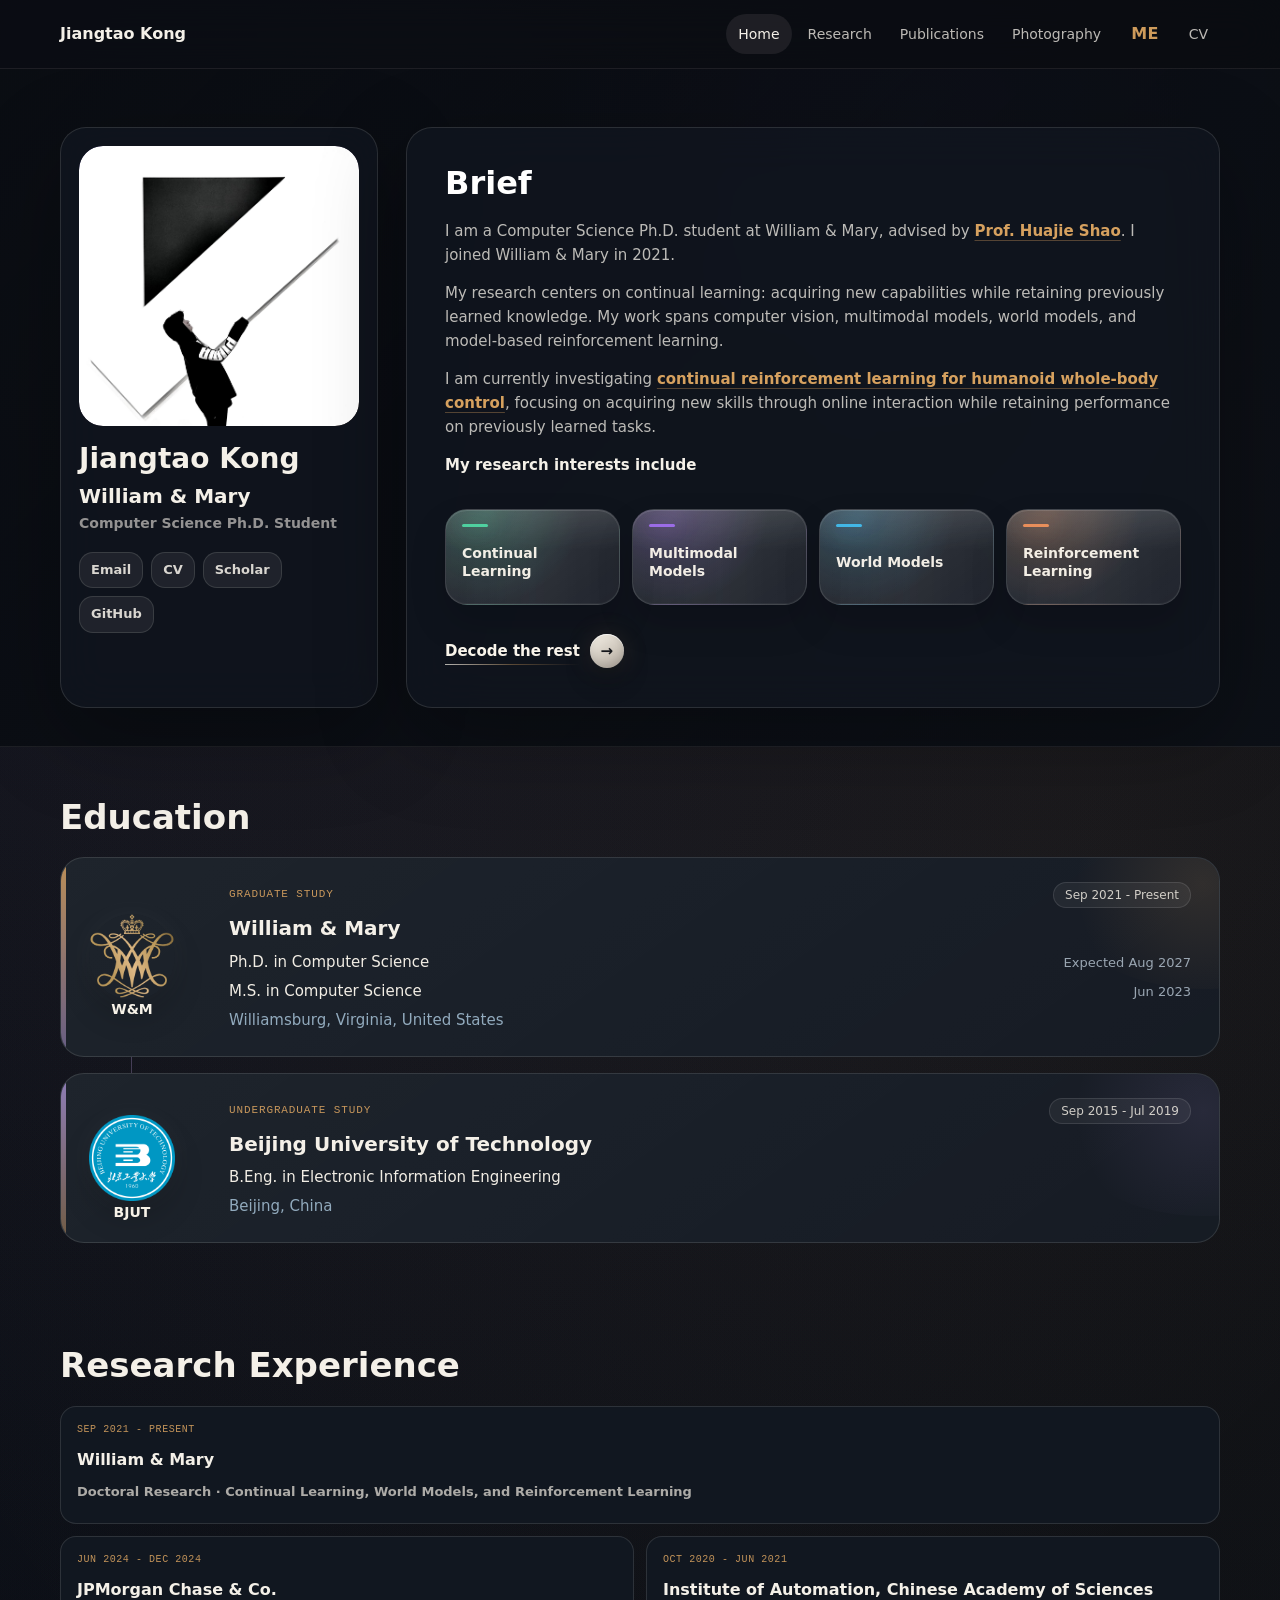
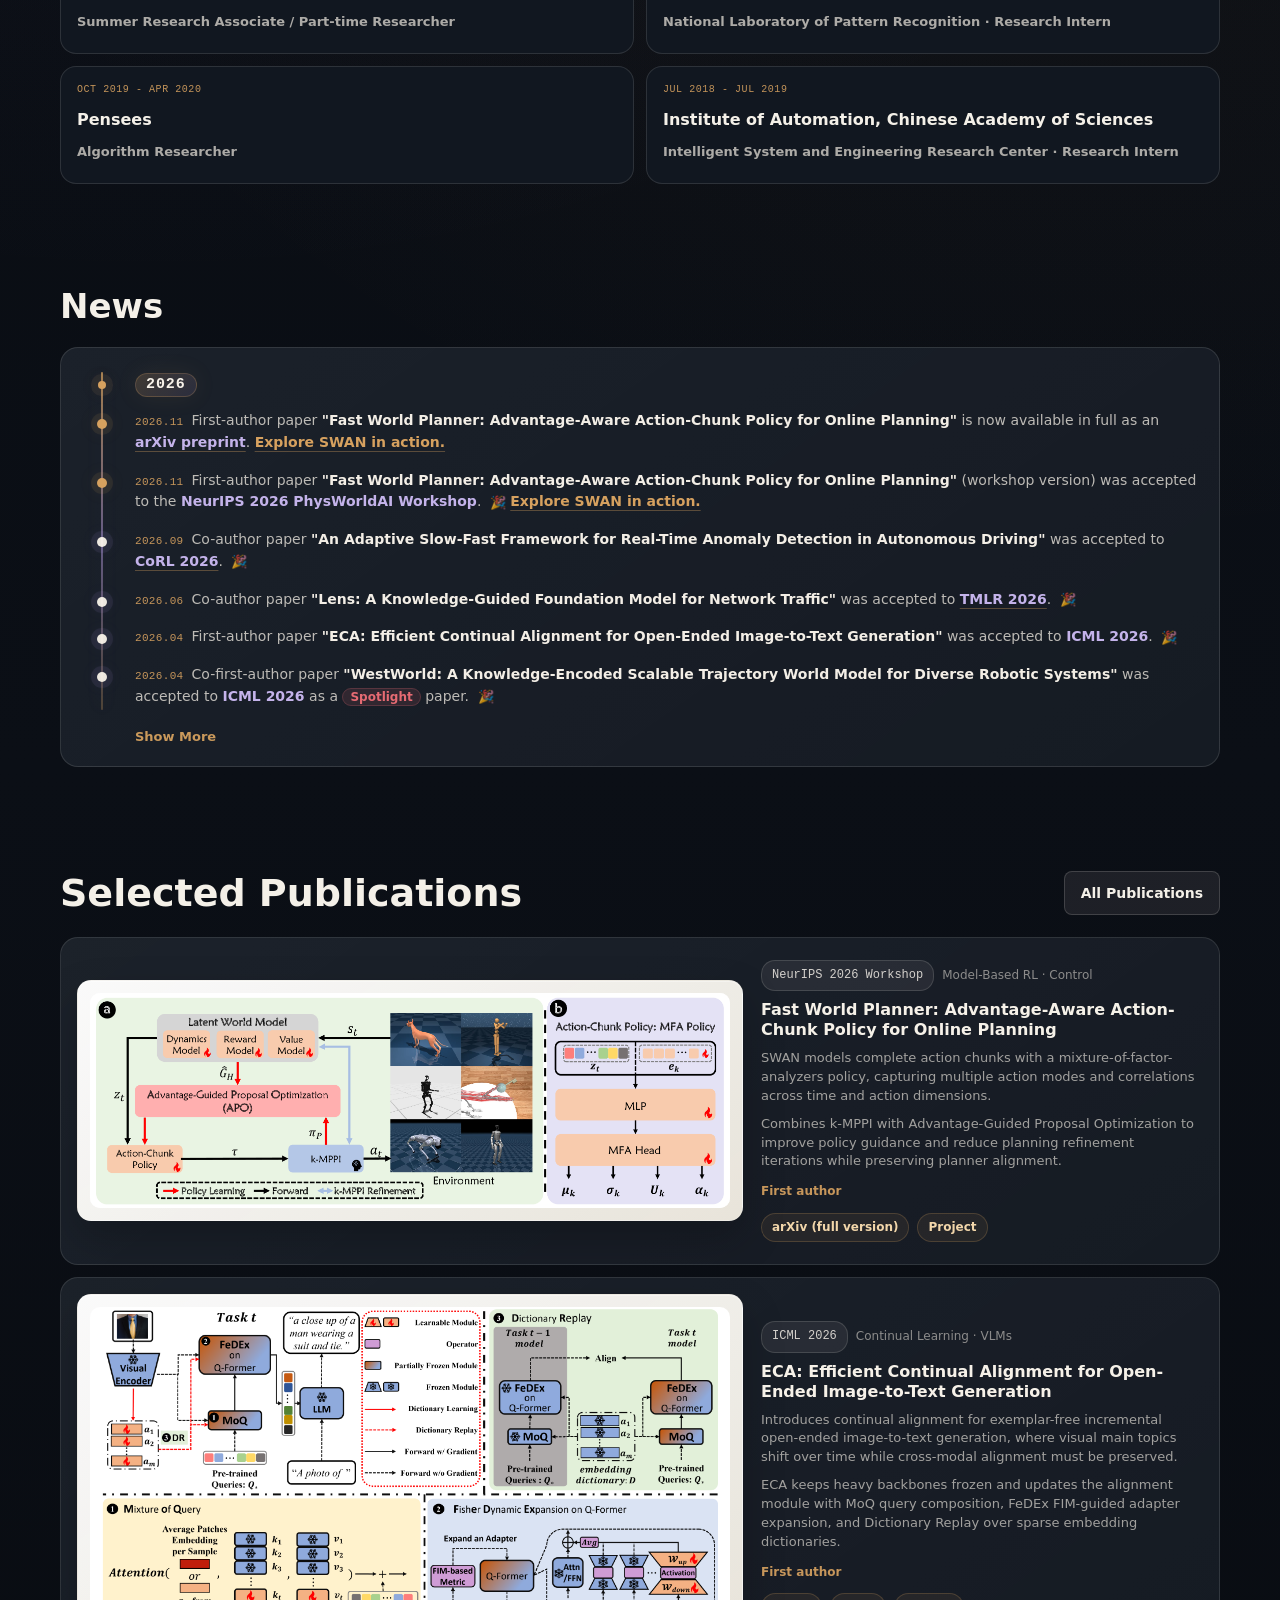
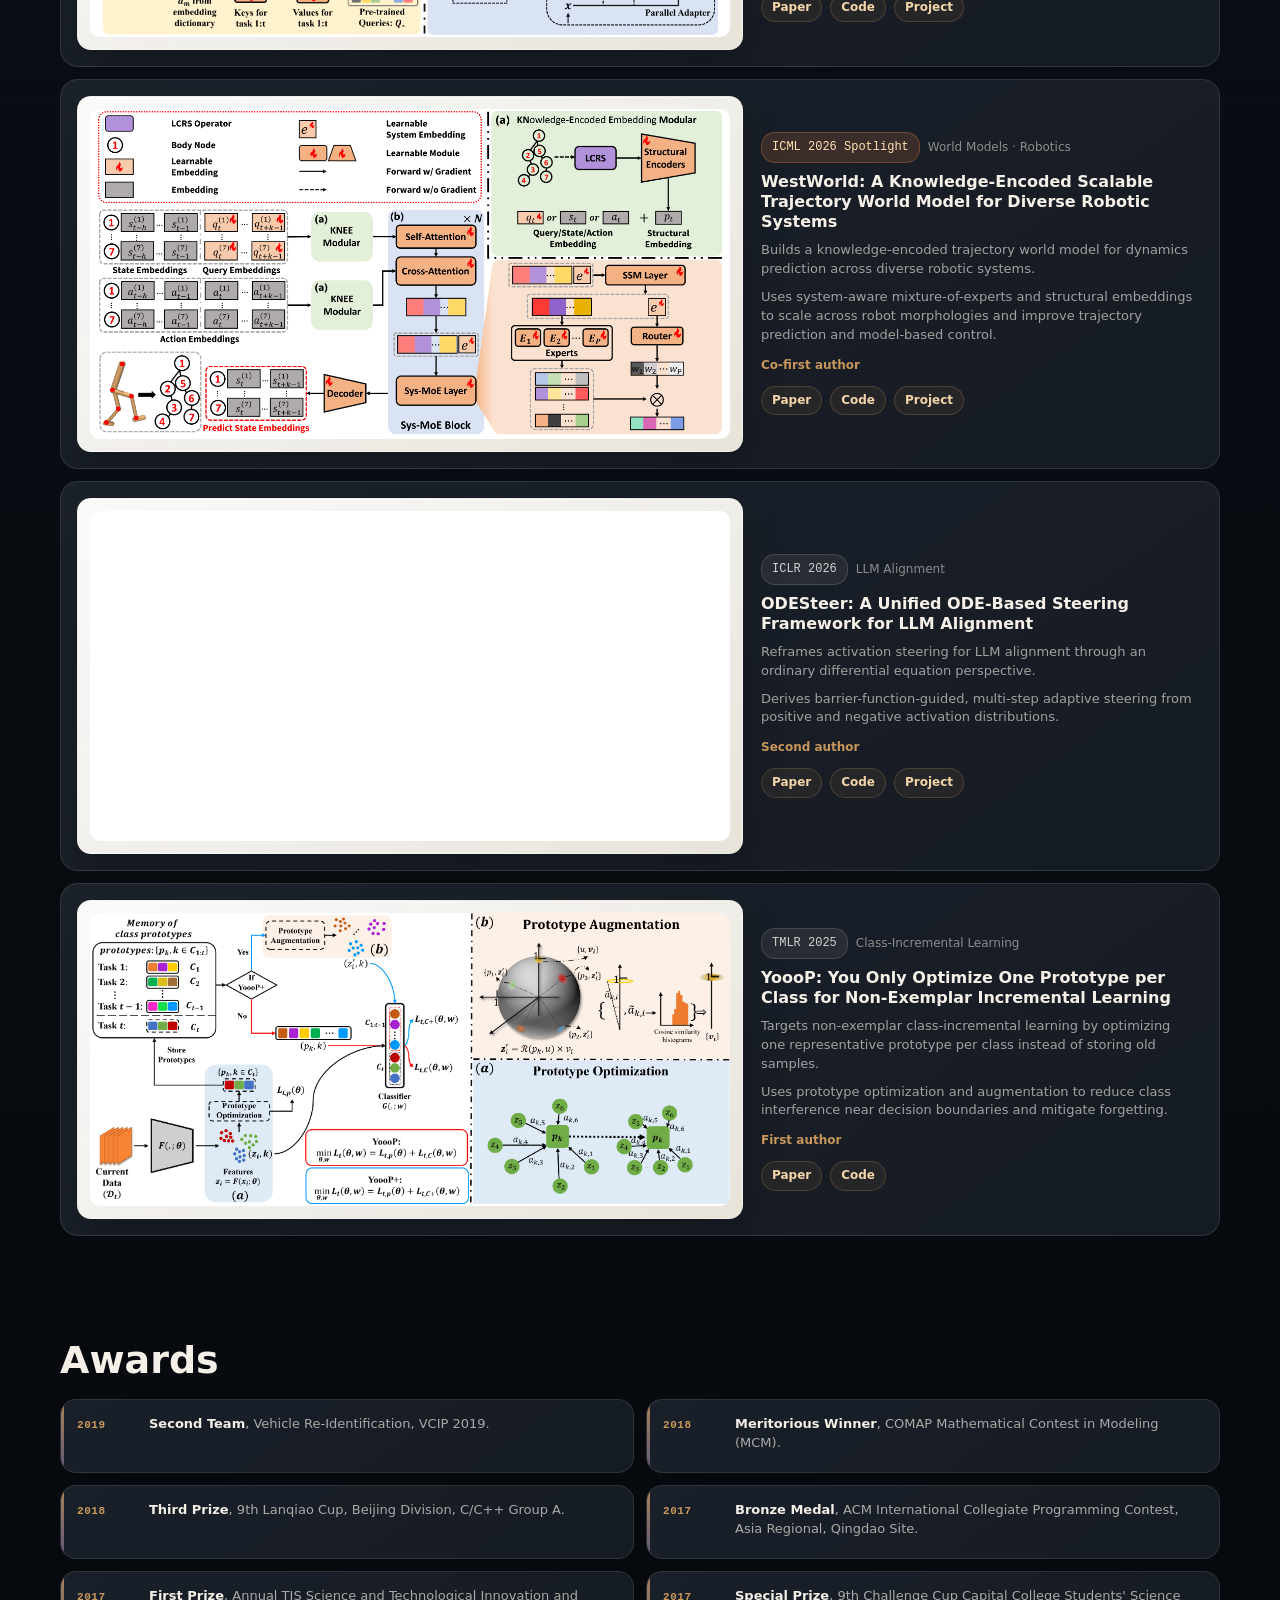
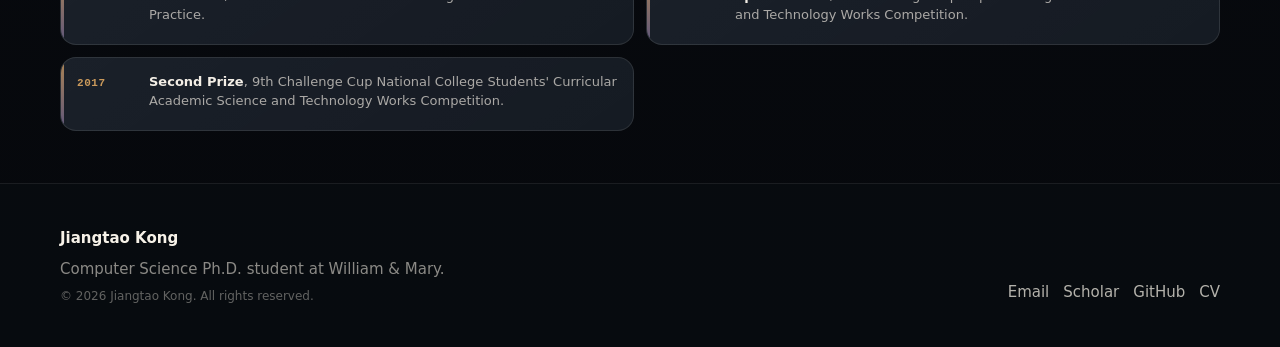
<file: index.html>
<!doctype html>
<html lang="en">
  <head>
    <meta charset="utf-8">
    <meta name="viewport" content="width=device-width, initial-scale=1">
    <title>Jiangtao Kong | Computer Science Ph.D. Student</title>
    <meta name="description" content="Jiangtao Kong is a Computer Science Ph.D. student at William &amp; Mary working on continual learning, multimodal models, world models, and reinforcement learning, with a current focus on continual RL for humanoid whole-body control.">
    <link rel="icon" href="favicon.ico" sizes="any">
    <link rel="icon" href="assets/favicon.svg" type="image/svg+xml">
    <link rel="apple-touch-icon" href="assets/apple-touch-icon.png">
    <meta name="theme-color" content="#080b10">
    <link rel="stylesheet" href="assets/css/styles.css?v=20261124a">
  </head>
  <body>
    <header class="site-header">
      <nav class="nav" aria-label="Primary navigation">
        <a class="brand" href="index.html">
          <strong>Jiangtao Kong</strong>
        </a>
        <button class="nav-toggle" type="button" aria-label="Toggle navigation" aria-expanded="false" data-nav-toggle>
          <span></span>
        </button>
        <div class="nav-links" data-nav-links>
          <a href="index.html" aria-current="page">Home</a>
          <a href="research.html">Research</a>
          <a href="publications.html">Publications</a>
          <a href="photography.html">Photography</a>
          <a class="nav-me" href="about.html">ME</a>
          <a href="resume/Snowball_Resume.pdf">CV</a>
        </div>
      </nav>
    </header>

    <main>
      <section class="home-hero">
        <div class="home-grid">
          <aside class="profile-card">
            <div class="profile-photo">
              <img src="assets/images/avatar/portrait.jpg" alt="Portrait of Jiangtao Kong">
            </div>
            <h1>Jiangtao Kong</h1>
            <p class="profile-affiliation">William &amp; Mary</p>
            <p class="profile-title">Computer Science Ph.D. Student</p>
            <div class="profile-links" aria-label="Profile links">
              <a href="mailto:jkong01@wm.edu">Email</a>
              <a href="resume/Snowball_Resume.pdf">CV</a>
              <a href="https://scholar.google.com/citations?user=tu5GG9sAAAAJ&hl=zh-CN&oi=ao">Scholar</a>
              <a href="https://github.com/snowball0823">GitHub</a>
            </div>
          </aside>

          <section class="intro-card" aria-labelledby="about-heading">
            <h2 id="about-heading">Brief</h2>
            <p>
              I am a Computer Science Ph.D. student at William &amp; Mary,
              advised by
              <a class="inline-link" href="https://huajieshao.github.io/index.html">Prof. Huajie Shao</a>.
              I joined William &amp; Mary in 2021.
            </p>
            <p>
              My research centers on continual learning: acquiring new capabilities while
              retaining previously learned knowledge. My work spans computer vision,
              multimodal models, world models, and model-based reinforcement learning.
            </p>
            <p>
              I am currently investigating
              <a class="inline-link" href="research.html#current-research">continual reinforcement learning for humanoid whole-body control</a>,
              focusing on acquiring new skills through online interaction while retaining performance on previously learned tasks.
            </p>
            <p class="research-intro">My research interests include</p>
            <div class="focus-row gradient-focus" aria-label="Research focus">
              <span>Continual Learning</span>
              <span>Multimodal Models</span>
              <span>World Models</span>
              <span>Reinforcement Learning</span>
            </div>
            <a class="about-button" href="about.html">Decode the rest</a>
          </section>
        </div>
      </section>

      <section class="section compact education-section">
        <div class="section-inner">
          <h2 class="section-title">Education</h2>
          <div class="education-list education-track">
            <article class="education-item current-degree">
              <div class="school-mark">
                <img src="assets/images/logos/william-mary.png" alt="William &amp; Mary logo" onerror="this.hidden = true; this.nextElementSibling.hidden = false;">
                <span hidden>W&amp;M</span>
              </div>
              <div class="education-copy">
                <div class="education-topline">
                  <span class="education-label">Graduate Study</span>
                  <span class="education-period">Sep 2021 - Present</span>
                </div>
                <h3>William &amp; Mary</h3>
                <p class="education-degree education-degree-row">
                  <span>Ph.D. in Computer Science</span>
                  <time class="education-degree-date" datetime="2027-08">Expected Aug 2027</time>
                </p>
                <p class="education-degree education-degree-row">
                  <span>M.S. in Computer Science</span>
                  <time class="education-degree-date" datetime="2023-06">Jun 2023</time>
                </p>
                <p class="education-location">Williamsburg, Virginia, United States</p>
              </div>
            </article>
            <article class="education-item undergrad-degree">
              <div class="school-mark secondary-mark">
                <img src="assets/images/logos/bjut.png" alt="Beijing University of Technology logo" onerror="this.hidden = true; this.nextElementSibling.hidden = false;">
                <span hidden>BJUT</span>
              </div>
              <div class="education-copy">
                <div class="education-topline">
                  <span class="education-label">Undergraduate Study</span>
                  <span class="education-period">Sep 2015 - Jul 2019</span>
                </div>
                <h3>Beijing University of Technology</h3>
                <p class="education-degree">B.Eng. in Electronic Information Engineering</p>
                <p class="education-location">Beijing, China</p>
              </div>
            </article>
          </div>
        </div>
      </section>

      <section class="section compact">
        <div class="section-inner">
          <h2 class="section-title">Research Experience</h2>
          <div class="experience-list experience-grid compact-experience">
            <article class="doctoral-experience">
              <span class="experience-period">Sep 2021 - Present</span>
              <h3>William &amp; Mary</h3>
              <p class="experience-role">Doctoral Research · Continual Learning, World Models, and Reinforcement Learning</p>
            </article>
            <article>
              <span class="experience-period">Jun 2024 - Dec 2024</span>
              <h3>JPMorgan Chase &amp; Co.</h3>
              <p class="experience-role">Summer Research Associate / Part-time Researcher</p>
            </article>
            <article>
              <span class="experience-period">Oct 2020 - Jun 2021</span>
              <h3>Institute of Automation, Chinese Academy of Sciences</h3>
              <p class="experience-role">National Laboratory of Pattern Recognition · Research Intern</p>
            </article>
            <article>
              <span class="experience-period">Oct 2019 - Apr 2020</span>
              <h3>Pensees</h3>
              <p class="experience-role">Algorithm Researcher</p>
            </article>
            <article>
              <span class="experience-period">Jul 2018 - Jul 2019</span>
              <h3>Institute of Automation, Chinese Academy of Sciences</h3>
              <p class="experience-role">Intelligent System and Engineering Research Center · Research Intern</p>
            </article>
          </div>
        </div>
      </section>

      <section class="section compact news-section">
        <div class="section-inner">
          <h2 class="section-title">News</h2>
          <div class="news-timeline" data-news-timeline>
            <div class="timeline-year">
              <span class="timeline-rail-mark" aria-hidden="true"></span>
              <span>2026</span>
            </div>
            <article class="timeline-news-item" id="news-swan-arxiv" data-swan-preview hidden>
              <span class="timeline-node" aria-hidden="true"></span>
              <p><time class="news-date" datetime="2026-11">2026.11</time>First-author paper <strong>"Fast World Planner: Advantage-Aware Action-Chunk Policy for Online Planning"</strong> is now available in full as an <a class="news-venue inline-link" href="https://arxiv.org/abs/2611.28616" target="_blank" rel="noreferrer">arXiv preprint</a>. <a class="inline-link" href="https://swanfastworldplanner.github.io/" target="_blank" rel="noreferrer">Explore SWAN in action.</a></p>
            </article>
            <article class="timeline-news-item" id="news-swan-workshop" data-swan-preview hidden>
              <span class="timeline-node" aria-hidden="true"></span>
              <p><time class="news-date" datetime="2026-11">2026.11</time>First-author paper <strong>"Fast World Planner: Advantage-Aware Action-Chunk Policy for Online Planning"</strong> (workshop version) was accepted to the <span class="news-venue">NeurIPS 2026 PhysWorldAI Workshop</span>. <span class="news-confetti" aria-hidden="true">🎉</span> <a class="inline-link" href="https://swanfastworldplanner.github.io/" target="_blank" rel="noreferrer">Explore SWAN in action.</a></p>
            </article>
            <article class="timeline-news-item" id="news-slow-fast-anomaly-detection">
              <span class="timeline-node" aria-hidden="true"></span>
              <p><time class="news-date" datetime="2026-09">2026.09</time>Co-author paper <strong>"An Adaptive Slow-Fast Framework for Real-Time Anomaly Detection in Autonomous Driving"</strong> was accepted to <a class="news-venue inline-link" href="https://openreview.net/forum?id=eGZ6YMFVzU" target="_blank" rel="noreferrer">CoRL 2026</a>. <span class="news-confetti" aria-hidden="true">🎉</span></p>
            </article>
            <article class="timeline-news-item">
              <span class="timeline-node" aria-hidden="true"></span>
              <p><time class="news-date" datetime="2026-06">2026.06</time>Co-author paper <strong>"Lens: A Knowledge-Guided Foundation Model for Network Traffic"</strong> was accepted to <a class="news-venue inline-link" href="https://openreview.net/forum?id=cGDwTgnJIR" target="_blank" rel="noreferrer">TMLR 2026</a>. <span class="news-confetti" aria-hidden="true">🎉</span></p>
            </article>
            <article class="timeline-news-item">
              <span class="timeline-node" aria-hidden="true"></span>
              <p><span class="news-date">2026.04</span>First-author paper <strong>"ECA: Efficient Continual Alignment for Open-Ended Image-to-Text Generation"</strong> was accepted to <span class="news-venue">ICML 2026</span>. <span class="news-confetti" aria-hidden="true">🎉</span></p>
            </article>
            <article class="timeline-news-item">
              <span class="timeline-node" aria-hidden="true"></span>
              <p><span class="news-date">2026.04</span>Co-first-author paper <strong>"WestWorld: A Knowledge-Encoded Scalable Trajectory World Model for Diverse Robotic Systems"</strong> was accepted to <span class="news-venue">ICML 2026</span> as a <span class="news-spotlight">Spotlight</span> paper. <span class="news-confetti" aria-hidden="true">🎉</span></p>
            </article>
            <article class="timeline-news-item" data-news-extra hidden>
              <span class="timeline-node" aria-hidden="true"></span>
              <p><span class="news-date">2026.03</span>Co-first-author paper <strong>"WestWorld: A Knowledge-Encoded Scalable Trajectory World Model for Diverse Robotics"</strong> was accepted to the <span class="news-venue">ICLR 2026 Workshop on World Models</span>. <span class="news-confetti" aria-hidden="true">🎉</span></p>
            </article>
            <article class="timeline-news-item" data-news-extra hidden>
              <span class="timeline-node" aria-hidden="true"></span>
              <p><span class="news-date">2026.01</span>Second-author paper <strong>"ODESteer: A Unified ODE-Based Steering Framework for LLM Alignment"</strong> was accepted to <span class="news-venue">ICLR 2026</span>. <span class="news-confetti" aria-hidden="true">🎉</span></p>
            </article>
            <div class="timeline-year" data-news-extra hidden>
              <span class="timeline-rail-mark" aria-hidden="true"></span>
              <span>2025</span>
            </div>
            <article class="timeline-news-item" data-news-extra hidden>
              <span class="timeline-node" aria-hidden="true"></span>
              <p><span class="news-date">2025.07</span>First-author paper <strong>"YoooP: You Only Optimize One Prototype per Class for Non-Exemplar Incremental Learning"</strong> was accepted to <span class="news-venue">TMLR 2025</span>. <span class="news-confetti" aria-hidden="true">🎉</span></p>
            </article>
            <div class="timeline-year" data-news-extra hidden>
              <span class="timeline-rail-mark" aria-hidden="true"></span>
              <span>2024</span>
            </div>
            <article class="timeline-news-item" data-news-extra hidden>
              <span class="timeline-node" aria-hidden="true"></span>
              <p><span class="news-date">2024.10</span>Paper <strong>"Hybrid Memory Replay: Blending Real and Distilled Data for Class Incremental Learning"</strong> was released as an <span class="news-venue">arXiv</span> preprint.</p>
            </article>
            <article class="timeline-news-item" data-news-extra hidden>
              <span class="timeline-node" aria-hidden="true"></span>
              <p><span class="news-date">2024.06</span>Joined <strong>JPMorgan Chase &amp; Co.</strong> as a Summer Research Associate. <span class="news-confetti" aria-hidden="true">🎉</span></p>
            </article>
            <div class="timeline-year" data-news-extra hidden>
              <span class="timeline-rail-mark" aria-hidden="true"></span>
              <span>2023</span>
            </div>
            <article class="timeline-news-item" data-news-extra hidden>
              <span class="timeline-node" aria-hidden="true"></span>
              <p><span class="news-date">2023.06</span>Received the <strong>M.S. in Computer Science</strong> from William &amp; Mary. <span class="news-confetti" aria-hidden="true">🎉</span></p>
            </article>
            <article class="timeline-news-item" data-news-extra hidden>
              <span class="timeline-node" aria-hidden="true"></span>
              <p><span class="news-date">2023.05</span>Paper <strong>"YoooP: You Only Optimize One Prototype per Class for Non-Exemplar Incremental Learning"</strong> was released as an <span class="news-venue">arXiv</span> preprint.</p>
            </article>
            <div class="timeline-year" data-news-extra hidden>
              <span class="timeline-rail-mark" aria-hidden="true"></span>
              <span>2021</span>
            </div>
            <article class="timeline-news-item" data-news-extra hidden>
              <span class="timeline-node" aria-hidden="true"></span>
              <p><span class="news-date">2021.09</span>Joined <strong>William &amp; Mary</strong> as an MS/PhD student in Computer Science. <span class="news-confetti" aria-hidden="true">🎉</span></p>
            </article>
            <button class="news-toggle" type="button" aria-expanded="false" data-news-toggle>Show More</button>
          </div>
        </div>
      </section>

      <section class="section compact selected-publications-section">
        <div class="section-inner">
          <div class="section-head tight">
            <div>
              <h2>Selected Publications</h2>
            </div>
            <a class="button light" href="publications.html">All Publications</a>
          </div>
          <div class="selected-list">
            <article class="selected-paper paper-featured" id="swan-highlight" data-swan-preview hidden>
              <figure class="paper-figure paper-figure-light">
                <a href="assets/images/figures/swan-pipeline.png" target="_blank" rel="noreferrer" aria-label="View the SWAN method figure at full resolution">
                  <img src="assets/images/figures/swan-pipeline.png" width="2513" height="844" alt="SWAN overview: an MFA action-chunk policy guides k-MPPI planning with a latent world model, while APO improves the policy's training target" loading="lazy">
                </a>
              </figure>
              <div class="paper-content">
                <div class="paper-topline">
                  <span class="venue">NeurIPS 2026 Workshop</span>
                  <span class="paper-topic">Model-Based RL · Control</span>
                </div>
                <h3>Fast World Planner: Advantage-Aware Action-Chunk Policy for Online Planning</h3>
                <p>SWAN models complete action chunks with a mixture-of-factor-analyzers policy, capturing multiple action modes and correlations across time and action dimensions.</p>
                <p>Combines k-MPPI with Advantage-Guided Proposal Optimization to improve policy guidance and reduce planning refinement iterations while preserving planner alignment.</p>
                <span class="paper-role">First author</span>
                <div class="paper-links">
                  <a href="https://arxiv.org/abs/2611.28616" target="_blank" rel="noreferrer">arXiv (full version)</a>
                  <a href="https://swanfastworldplanner.github.io/" target="_blank" rel="noreferrer">Project</a>
                </div>
              </div>
            </article>
            <article class="selected-paper paper-featured">
              <figure class="paper-figure paper-figure-light">
                <img src="assets/images/figures/eca-pipeline.png" width="4267" height="2284" alt="ECA method pipeline overview" loading="lazy" decoding="async">
              </figure>
              <div class="paper-content">
                <div class="paper-topline">
                  <span class="venue">ICML 2026</span>
                  <span class="paper-topic">Continual Learning · VLMs</span>
                </div>
                <h3>ECA: Efficient Continual Alignment for Open-Ended Image-to-Text Generation</h3>
                <p>Introduces continual alignment for exemplar-free incremental open-ended image-to-text generation, where visual main topics shift over time while cross-modal alignment must be preserved.</p>
                <p>ECA keeps heavy backbones frozen and updates the alignment module with MoQ query composition, FeDEx FIM-guided adapter expansion, and Dictionary Replay over sparse embedding dictionaries.</p>
                <span class="paper-role">First author</span>
                <div class="paper-links">
                  <a href="https://openreview.net/forum?id=UfiLIUtbSO" target="_blank" rel="noreferrer">Paper</a>
                  <a href="https://github.com/Snowball0823/ECA" target="_blank" rel="noreferrer">Code</a>
                  <a href="https://snowball0823.github.io/ECA/" target="_blank" rel="noreferrer">Project</a>
                </div>
              </div>
            </article>
            <article class="selected-paper paper-featured">
              <figure class="paper-figure paper-figure-light">
                <img src="assets/images/figures/westworld-pipeline.png" width="4904" height="2595" alt="WestWorld method pipeline overview" loading="lazy" decoding="async">
              </figure>
              <div class="paper-content">
                <div class="paper-topline">
                  <span class="venue spotlight">ICML 2026 Spotlight</span>
                  <span class="paper-topic">World Models · Robotics</span>
                </div>
                <h3>WestWorld: A Knowledge-Encoded Scalable Trajectory World Model for Diverse Robotic Systems</h3>
                <p>Builds a knowledge-encoded trajectory world model for dynamics prediction across diverse robotic systems.</p>
                <p>Uses system-aware mixture-of-experts and structural embeddings to scale across robot morphologies and improve trajectory prediction and model-based control.</p>
                <span class="paper-role">Co-first author</span>
                <div class="paper-links">
                  <a href="https://arxiv.org/abs/2603.14392" target="_blank" rel="noreferrer">Paper</a>
                  <a href="https://github.com/511205787/WestWorld" target="_blank" rel="noreferrer">Code</a>
                  <a href="https://westworldrobot.github.io/" target="_blank" rel="noreferrer">Project</a>
                </div>
              </div>
            </article>
            <article class="selected-paper paper-featured">
              <figure class="paper-figure paper-figure-light">
                <img src="assets/images/figures/odesteer-pipeline.png" width="4571" height="2489" alt="ODESteer method pipeline overview" loading="lazy" decoding="async">
              </figure>
              <div class="paper-content">
                <div class="paper-topline">
                  <span class="venue">ICLR 2026</span>
                  <span class="paper-topic">LLM Alignment</span>
                </div>
                <h3>ODESteer: A Unified ODE-Based Steering Framework for LLM Alignment</h3>
                <p>Reframes activation steering for LLM alignment through an ordinary differential equation perspective.</p>
                <p>Derives barrier-function-guided, multi-step adaptive steering from positive and negative activation distributions.</p>
                <span class="paper-role">Second author</span>
                <div class="paper-links">
                  <a href="https://openreview.net/forum?id=CFewUmgIIL" target="_blank" rel="noreferrer">Paper</a>
                  <a href="https://github.com/ZhaoHongjue/odesteer" target="_blank" rel="noreferrer">Code</a>
                  <a href="https://odesteer.github.io/" target="_blank" rel="noreferrer">Project</a>
                </div>
              </div>
            </article>
            <article class="selected-paper paper-featured">
              <figure class="paper-figure paper-figure-light">
                <img src="assets/images/figures/yooop-pipeline.png" width="4361" height="1998" alt="YoooP method pipeline overview" loading="lazy" decoding="async">
              </figure>
              <div class="paper-content">
                <div class="paper-topline">
                  <span class="venue">TMLR 2025</span>
                  <span class="paper-topic">Class-Incremental Learning</span>
                </div>
                <h3>YoooP: You Only Optimize One Prototype per Class for Non-Exemplar Incremental Learning</h3>
                <p>Targets non-exemplar class-incremental learning by optimizing one representative prototype per class instead of storing old samples.</p>
                <p>Uses prototype optimization and augmentation to reduce class interference near decision boundaries and mitigate forgetting.</p>
                <span class="paper-role">First author</span>
                <div class="paper-links">
                  <a href="https://openreview.net/forum?id=FYe66NLDkO" target="_blank" rel="noreferrer">Paper</a>
                  <a href="https://github.com/Snowball0823/YoooP" target="_blank" rel="noreferrer">Code</a>
                </div>
              </div>
            </article>
          </div>
        </div>
      </section>

      <section class="section compact awards-section">
        <div class="section-inner">
          <div class="section-head tight">
            <div>
              <h2>Awards</h2>
            </div>
          </div>
          <div class="award-list">
            <article class="award-item">
              <time>2019</time>
              <p><strong>Second Team</strong>, Vehicle Re-Identification, VCIP 2019.</p>
            </article>
            <article class="award-item">
              <time>2018</time>
              <p><strong>Meritorious Winner</strong>, COMAP Mathematical Contest in Modeling (MCM).</p>
            </article>
            <article class="award-item">
              <time>2018</time>
              <p><strong>Third Prize</strong>, 9th Lanqiao Cup, Beijing Division, C/C++ Group A.</p>
            </article>
            <article class="award-item">
              <time>2017</time>
              <p><strong>Bronze Medal</strong>, ACM International Collegiate Programming Contest, Asia Regional, Qingdao Site.</p>
            </article>
            <article class="award-item">
              <time>2017</time>
              <p><strong>First Prize</strong>, Annual TIS Science and Technological Innovation and Practice.</p>
            </article>
            <article class="award-item">
              <time>2017</time>
              <p><strong>Special Prize</strong>, 9th Challenge Cup Capital College Students' Science and Technology Works Competition.</p>
            </article>
            <article class="award-item">
              <time>2017</time>
              <p><strong>Second Prize</strong>, 9th Challenge Cup National College Students' Curricular Academic Science and Technology Works Competition.</p>
            </article>
          </div>
        </div>
      </section>
    </main>

    <footer class="footer">
      <div class="footer-inner">
        <div class="footer-copy">
          <strong>Jiangtao Kong</strong>
          <p class="muted">Computer Science Ph.D. student at William &amp; Mary.</p>
          <small>© 2026 Jiangtao Kong. All rights reserved.</small>
        </div>
        <div class="footer-links">
          <a href="mailto:jkong01@wm.edu">Email</a>
          <a href="https://scholar.google.com/citations?user=tu5GG9sAAAAJ&hl=zh-CN&oi=ao">Scholar</a>
          <a href="https://github.com/snowball0823">GitHub</a>
          <a href="resume/Snowball_Resume.pdf">CV</a>
        </div>
      </div>
    </footer>
    <script src="assets/js/main.js?v=20261124a"></script>
  </body>
</html>
</file>
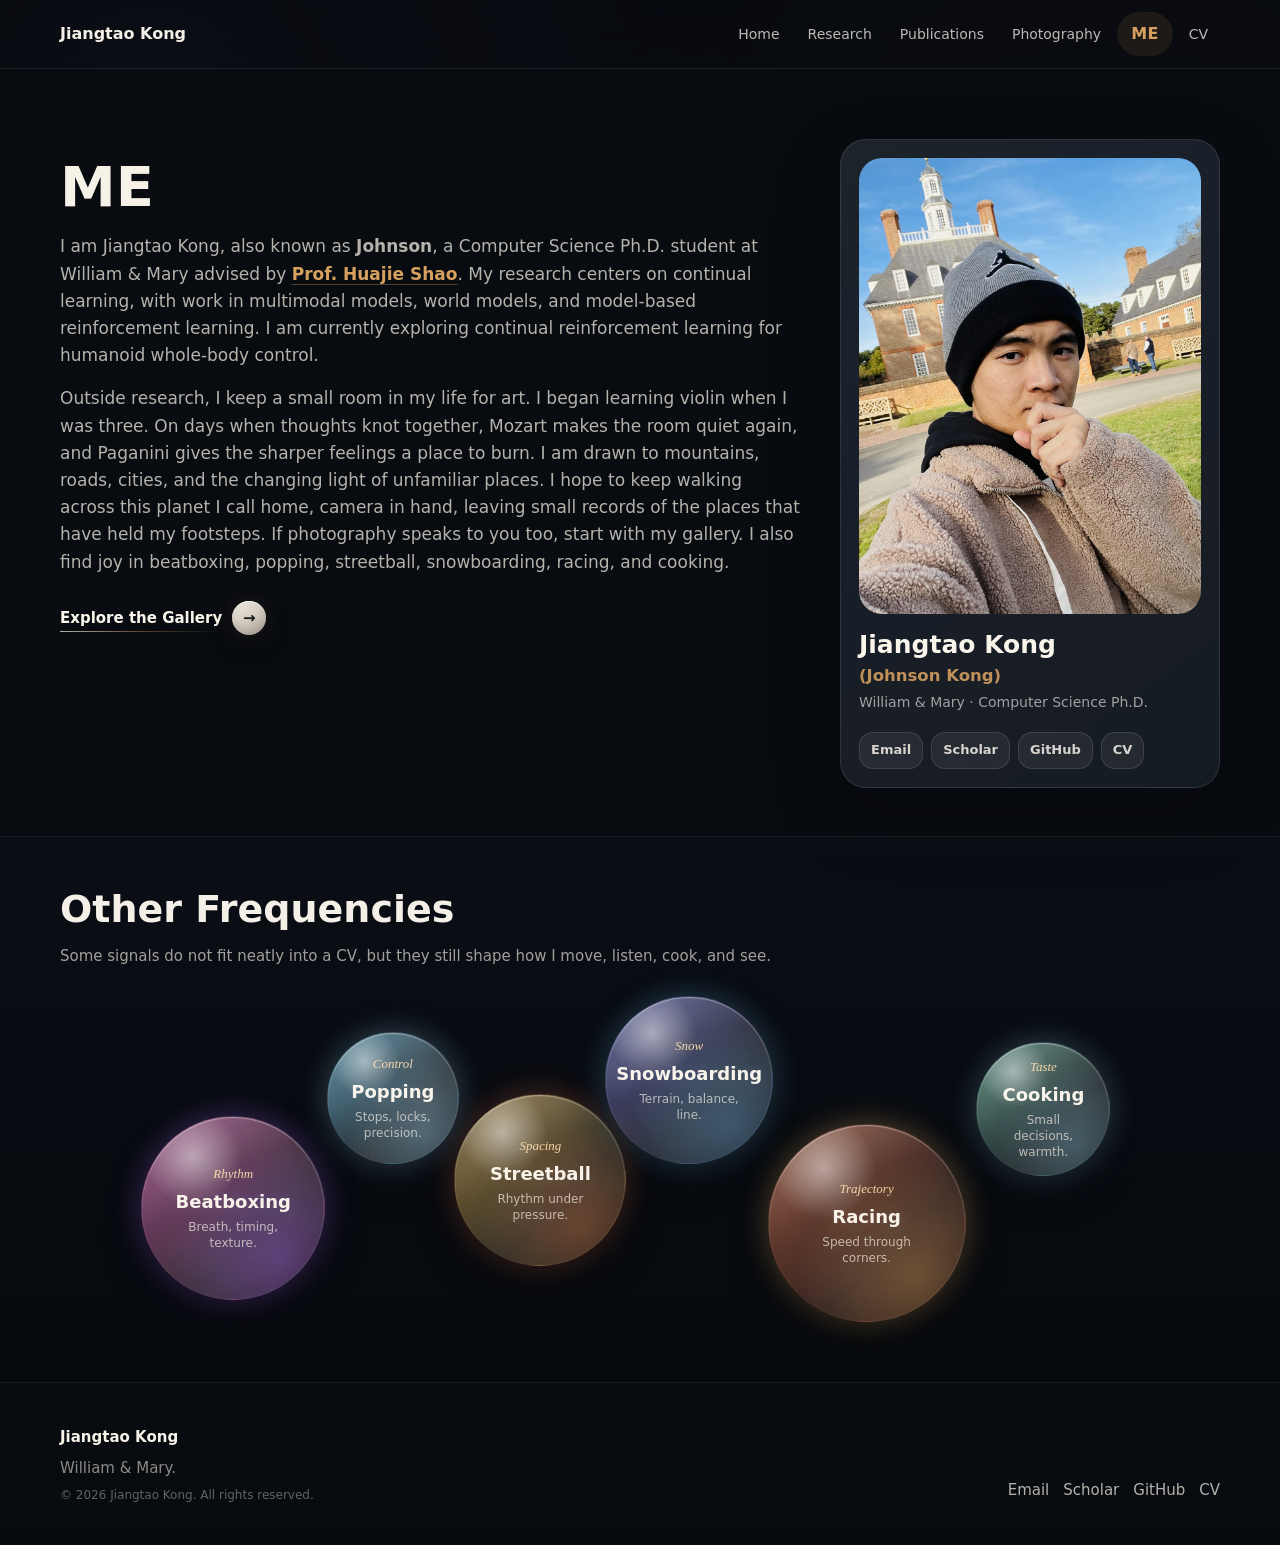
<file: about.html>
<!doctype html>
<html lang="en">
  <head>
    <meta charset="utf-8">
    <meta name="viewport" content="width=device-width, initial-scale=1">
    <title>About | Jiangtao Kong</title>
    <meta name="description" content="Jiangtao (Johnson) Kong, a Computer Science Ph.D. student at William &amp; Mary studying continual learning and reinforcement learning, with a love of art, violin, and photography.">
    <link rel="icon" href="favicon.ico" sizes="any">
    <link rel="icon" href="assets/favicon.svg" type="image/svg+xml">
    <link rel="apple-touch-icon" href="assets/apple-touch-icon.png">
    <meta name="theme-color" content="#080b10">
    <link rel="stylesheet" href="assets/css/styles.css?v=20261124a">
  </head>
  <body>
    <header class="site-header">
      <nav class="nav" aria-label="Primary navigation">
        <a class="brand" href="index.html"><strong>Jiangtao Kong</strong></a>
        <button class="nav-toggle" type="button" aria-label="Toggle navigation" aria-expanded="false" data-nav-toggle><span></span></button>
        <div class="nav-links" data-nav-links>
          <a href="index.html">Home</a>
          <a href="research.html">Research</a>
          <a href="publications.html">Publications</a>
          <a href="photography.html">Photography</a>
          <a class="nav-me" href="about.html" aria-current="page">ME</a>
          <a href="resume/Snowball_Resume.pdf">CV</a>
        </div>
      </nav>
    </header>

    <main>
      <section class="page-hero about-page-hero">
        <div class="section-inner about-hero-layout">
          <div class="about-hero-copy">
            <h1>ME</h1>
            <p>
              I am Jiangtao Kong, also known as <span class="alias-highlight">Johnson</span>, a
              Computer Science Ph.D. student at William &amp; Mary advised by
              <a class="inline-link" href="https://huajieshao.github.io/index.html">Prof. Huajie Shao</a>.
              My research centers on continual learning, with work in multimodal models,
              world models, and model-based reinforcement learning. I am currently
              exploring continual reinforcement learning for humanoid whole-body control.
            </p>
            <p>
              Outside research, I keep a small room in my life for art. I began learning
              violin when I was three. On days when thoughts knot together, Mozart makes
              the room quiet again, and Paganini gives the sharper feelings a place to
              burn. I am drawn to mountains, roads, cities, and the changing light of
              unfamiliar places. I hope to keep walking across this planet I call home,
              camera in hand, leaving small records of the places that have held my
              footsteps. If photography speaks to you too, start with my gallery. I also
              find joy in beatboxing, popping, streetball, snowboarding, racing, and
              cooking.
            </p>
            <div class="about-hero-actions">
              <a class="about-button" href="photography.html">Explore the Gallery</a>
            </div>
          </div>
          <aside class="about-profile-panel" aria-label="Profile summary">
            <div class="about-portrait">
              <img src="assets/images/avatar/profile.jpg" alt="Portrait of Jiangtao Kong">
            </div>
            <div class="about-profile-copy">
              <strong>Jiangtao Kong <span>(Johnson Kong)</span></strong>
              <span>William &amp; Mary · Computer Science Ph.D.</span>
            </div>
            <div class="about-profile-links">
              <a href="mailto:jkong01@wm.edu">Email</a>
              <a href="https://scholar.google.com/citations?user=tu5GG9sAAAAJ&hl=zh-CN&oi=ao">Scholar</a>
              <a href="https://github.com/snowball0823">GitHub</a>
              <a href="resume/Snowball_Resume.pdf">CV</a>
            </div>
          </aside>
        </div>
      </section>

      <section class="section compact about-life-section">
        <div class="section-inner">
          <div class="section-head tight">
            <div>
              <h2>Other Frequencies</h2>
            </div>
          </div>
          <div class="about-life-intro">
            <p>
              Some signals do not fit neatly into a CV, but they still shape how I move,
              listen, cook, and see.
            </p>
          </div>
          <div class="about-interest-grid">
            <article class="about-interest-card">
              <span>Rhythm</span>
              <strong>Beatboxing</strong>
              <p>Breath, timing, texture.</p>
            </article>
            <article class="about-interest-card">
              <span>Control</span>
              <strong>Popping</strong>
              <p>Stops, locks, precision.</p>
            </article>
            <article class="about-interest-card">
              <span>Spacing</span>
              <strong>Streetball</strong>
              <p>Rhythm under pressure.</p>
            </article>
            <article class="about-interest-card">
              <span>Snow</span>
              <strong>Snowboarding</strong>
              <p>Terrain, balance, line.</p>
            </article>
            <article class="about-interest-card">
              <span>Trajectory</span>
              <strong>Racing</strong>
              <p>Speed through corners.</p>
            </article>
            <article class="about-interest-card">
              <span>Taste</span>
              <strong>Cooking</strong>
              <p>Small decisions, warmth.</p>
            </article>
          </div>
        </div>
      </section>
    </main>

    <footer class="footer">
      <div class="footer-inner">
        <div class="footer-copy"><strong>Jiangtao Kong</strong><p class="muted">William &amp; Mary.</p><small>© 2026 Jiangtao Kong. All rights reserved.</small></div>
        <div class="footer-links">
          <a href="mailto:jkong01@wm.edu">Email</a>
          <a href="https://scholar.google.com/citations?user=tu5GG9sAAAAJ&hl=zh-CN&oi=ao">Scholar</a>
          <a href="https://github.com/snowball0823">GitHub</a>
          <a href="resume/Snowball_Resume.pdf">CV</a>
        </div>
      </div>
    </footer>
    <script src="assets/js/main.js?v=20261124a"></script>
  </body>
</html>
</file>
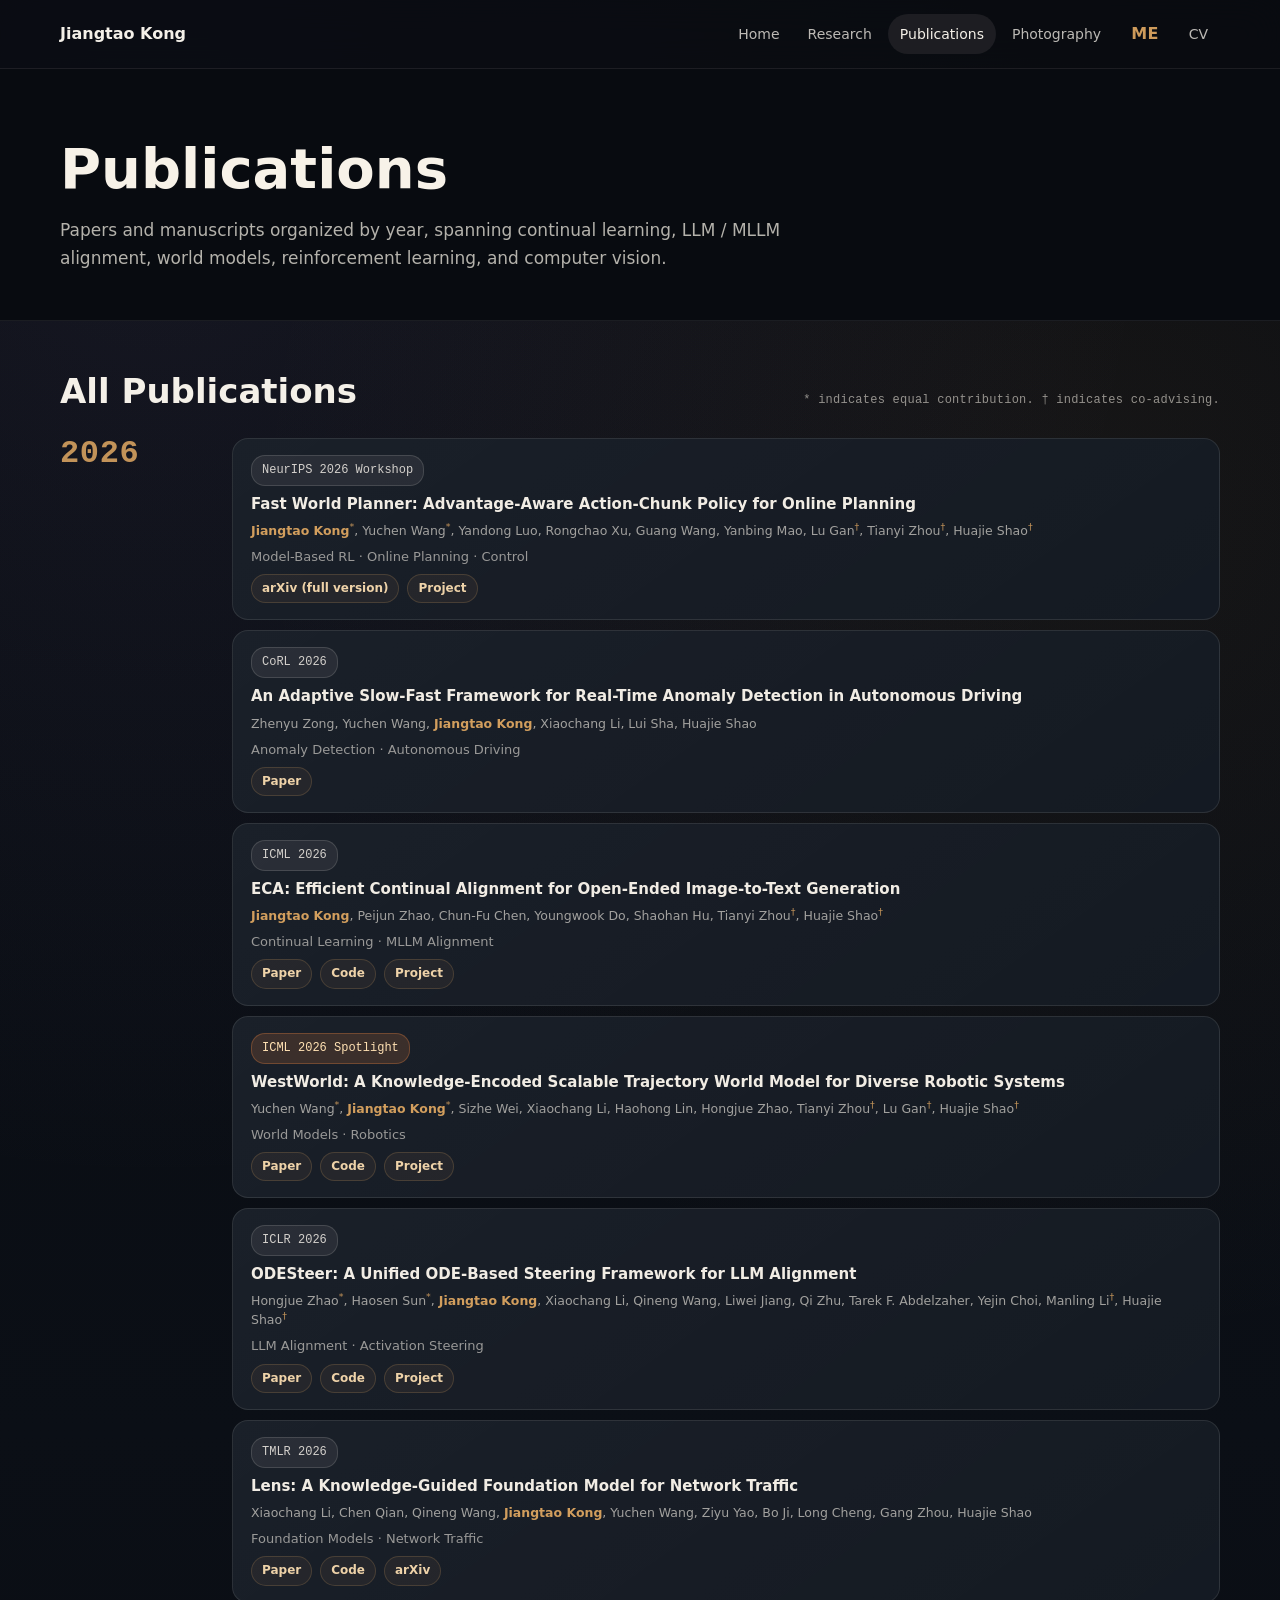
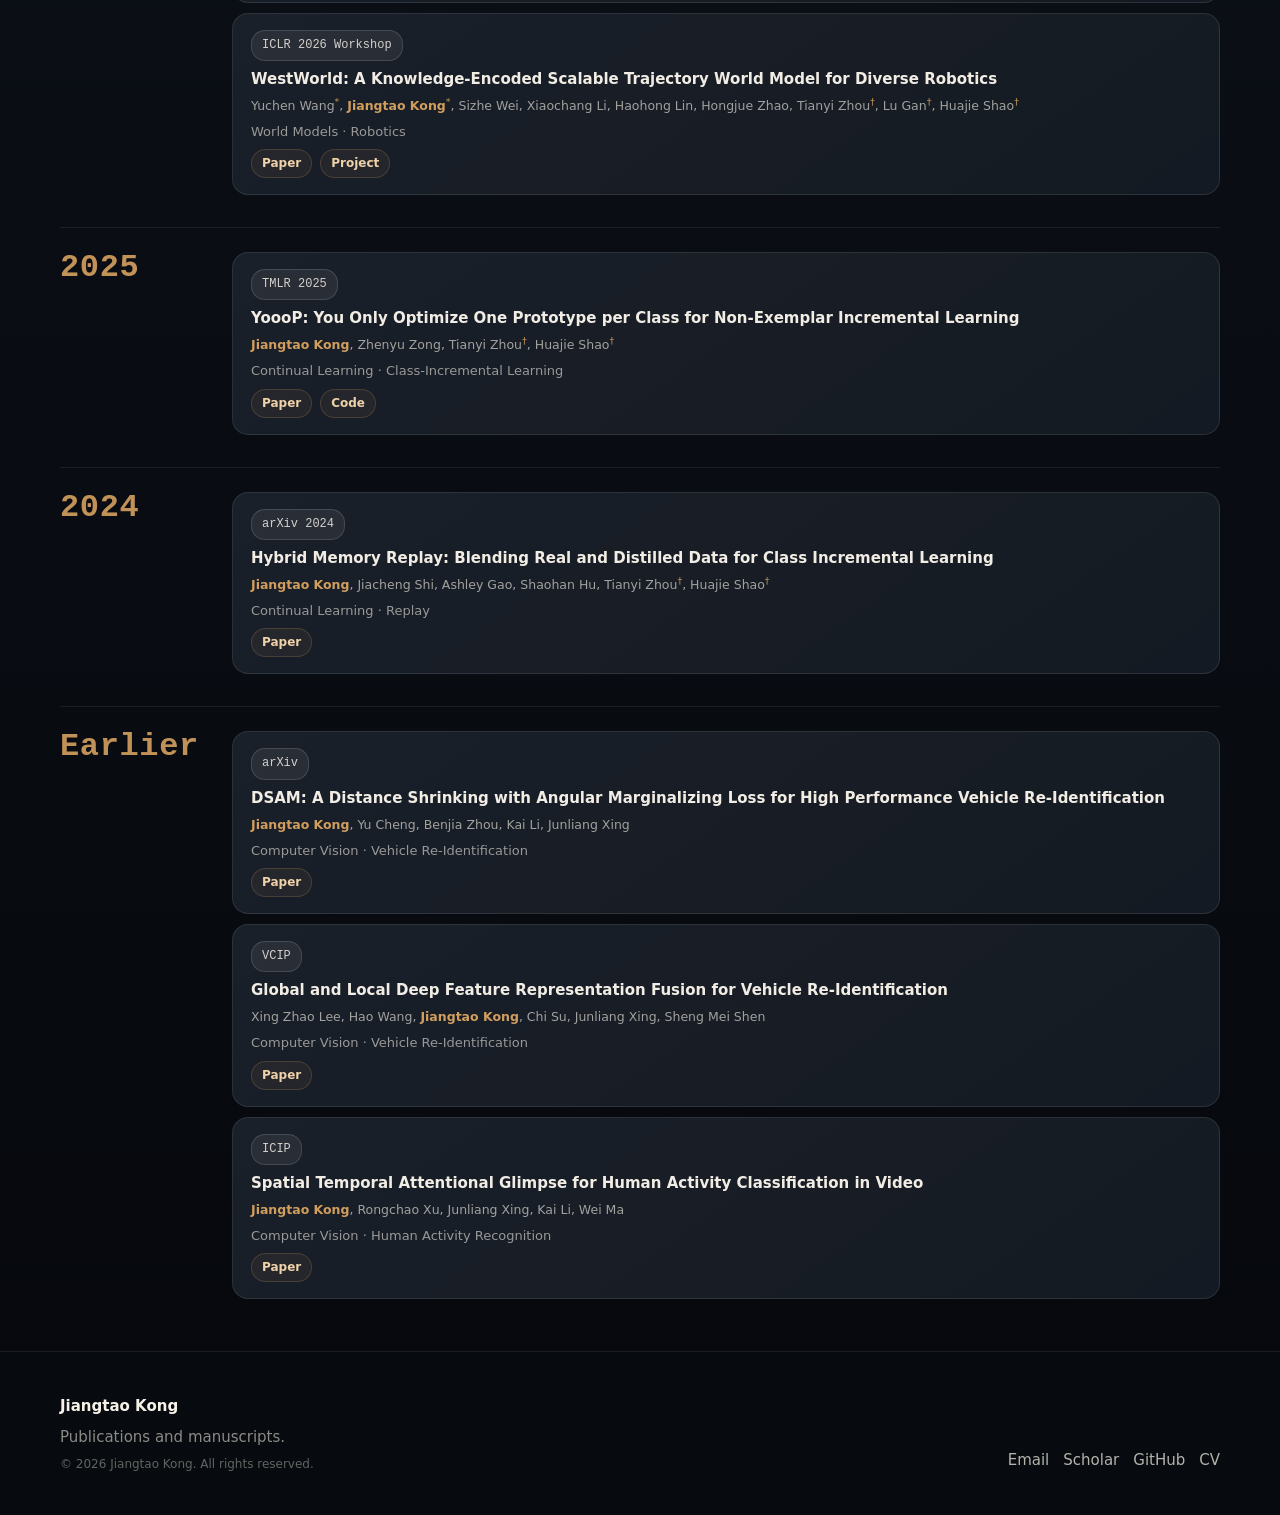
<file: publications.html>
<!doctype html>
<html lang="en">
  <head>
    <meta charset="utf-8">
    <meta name="viewport" content="width=device-width, initial-scale=1">
    <title>Publications | Jiangtao Kong</title>
    <meta name="description" content="Papers and manuscripts by Jiangtao Kong across continual learning, LLM / MLLM alignment, world models, reinforcement learning, and computer vision.">
    <link rel="icon" href="favicon.ico" sizes="any">
    <link rel="icon" href="assets/favicon.svg" type="image/svg+xml">
    <link rel="apple-touch-icon" href="assets/apple-touch-icon.png">
    <meta name="theme-color" content="#080b10">
    <link rel="stylesheet" href="assets/css/styles.css?v=20261124a">
  </head>
  <body>
    <header class="site-header">
      <nav class="nav" aria-label="Primary navigation">
        <a class="brand" href="index.html"><strong>Jiangtao Kong</strong></a>
        <button class="nav-toggle" type="button" aria-label="Toggle navigation" aria-expanded="false" data-nav-toggle><span></span></button>
        <div class="nav-links" data-nav-links>
          <a href="index.html">Home</a>
          <a href="research.html">Research</a>
          <a href="publications.html" aria-current="page">Publications</a>
          <a href="photography.html">Photography</a>
          <a class="nav-me" href="about.html">ME</a>
          <a href="resume/Snowball_Resume.pdf">CV</a>
        </div>
      </nav>
    </header>

    <main>
      <section class="page-hero publication-page-hero">
        <div class="section-inner">
          <h1>Publications</h1>
          <p>
            Papers and manuscripts organized by year, spanning continual learning,
            LLM / MLLM alignment, world models, reinforcement learning, and computer vision.
          </p>
        </div>
      </section>

      <section class="section compact publication-complete" id="publications-list">
        <div class="section-inner">
          <div class="publication-title-row">
            <h2 class="section-title">All Publications</h2>
            <p class="publication-note">* indicates equal contribution. † indicates co-advising.</p>
          </div>
          <div class="publication-year-list">
            <section class="publication-year-group" aria-labelledby="pub-2026">
              <h3 id="pub-2026">2026</h3>
              <div class="publication-list">
                <article class="publication-paper" id="swan" data-swan-preview hidden>
                  <div class="publication-paper-top">
                    <span class="venue">NeurIPS 2026 Workshop</span>
                  </div>
                  <h4>Fast World Planner: Advantage-Aware Action-Chunk Policy for Online Planning</h4>
                  <p class="publication-authors"><strong>Jiangtao Kong</strong><sup>*</sup>, Yuchen Wang<sup>*</sup>, Yandong Luo, Rongchao Xu, Guang Wang, Yanbing Mao, Lu Gan<sup>†</sup>, Tianyi Zhou<sup>†</sup>, Huajie Shao<sup>†</sup></p>
                  <p class="publication-paper-topic">Model-Based RL · Online Planning · Control</p>
                  <div class="paper-links">
                    <a href="https://arxiv.org/abs/2611.28616" target="_blank" rel="noreferrer">arXiv (full version)</a>
                    <a href="https://swanfastworldplanner.github.io/" target="_blank" rel="noreferrer">Project</a>
                  </div>
                </article>
                <article class="publication-paper" id="slow-fast-anomaly-detection">
                  <div class="publication-paper-top">
                    <span class="venue">CoRL 2026</span>
                  </div>
                  <h4>An Adaptive Slow-Fast Framework for Real-Time Anomaly Detection in Autonomous Driving</h4>
                  <p class="publication-authors">Zhenyu Zong, Yuchen Wang, <strong>Jiangtao Kong</strong>, Xiaochang Li, Lui Sha, Huajie Shao</p>
                  <p class="publication-paper-topic">Anomaly Detection · Autonomous Driving</p>
                  <div class="paper-links">
                    <a href="https://openreview.net/forum?id=eGZ6YMFVzU" target="_blank" rel="noreferrer">Paper</a>
                  </div>
                </article>
                <article class="publication-paper" id="eca">
                  <div class="publication-paper-top">
                    <span class="venue">ICML 2026</span>
                  </div>
                  <h4>ECA: Efficient Continual Alignment for Open-Ended Image-to-Text Generation</h4>
                  <p class="publication-authors"><strong>Jiangtao Kong</strong>, Peijun Zhao, Chun-Fu Chen, Youngwook Do, Shaohan Hu, Tianyi Zhou<sup>†</sup>, Huajie Shao<sup>†</sup></p>
                  <p class="publication-paper-topic">Continual Learning · MLLM Alignment</p>
                  <div class="paper-links">
                    <a href="https://openreview.net/forum?id=UfiLIUtbSO" target="_blank" rel="noreferrer">Paper</a>
                    <a href="https://github.com/Snowball0823/ECA" target="_blank" rel="noreferrer">Code</a>
                    <a href="https://snowball0823.github.io/ECA/" target="_blank" rel="noreferrer">Project</a>
                  </div>
                </article>
                <article class="publication-paper" id="westworld">
                  <div class="publication-paper-top">
                    <span class="venue spotlight">ICML 2026 Spotlight</span>
                  </div>
                  <h4>WestWorld: A Knowledge-Encoded Scalable Trajectory World Model for Diverse Robotic Systems</h4>
                  <p class="publication-authors">Yuchen Wang<sup>*</sup>, <strong>Jiangtao Kong</strong><sup>*</sup>, Sizhe Wei, Xiaochang Li, Haohong Lin, Hongjue Zhao, Tianyi Zhou<sup>†</sup>, Lu Gan<sup>†</sup>, Huajie Shao<sup>†</sup></p>
                  <p class="publication-paper-topic">World Models · Robotics</p>
                  <div class="paper-links">
                    <a href="https://arxiv.org/abs/2603.14392" target="_blank" rel="noreferrer">Paper</a>
                    <a href="https://github.com/511205787/WestWorld" target="_blank" rel="noreferrer">Code</a>
                    <a href="https://westworldrobot.github.io/" target="_blank" rel="noreferrer">Project</a>
                  </div>
                </article>
                <article class="publication-paper" id="odesteer">
                  <div class="publication-paper-top">
                    <span class="venue">ICLR 2026</span>
                  </div>
                  <h4>ODESteer: A Unified ODE-Based Steering Framework for LLM Alignment</h4>
                  <p class="publication-authors">Hongjue Zhao<sup>*</sup>, Haosen Sun<sup>*</sup>, <strong>Jiangtao Kong</strong>, Xiaochang Li, Qineng Wang, Liwei Jiang, Qi Zhu, Tarek F. Abdelzaher, Yejin Choi, Manling Li<sup>†</sup>, Huajie Shao<sup>†</sup></p>
                  <p class="publication-paper-topic">LLM Alignment · Activation Steering</p>
                  <div class="paper-links">
                    <a href="https://openreview.net/forum?id=CFewUmgIIL" target="_blank" rel="noreferrer">Paper</a>
                    <a href="https://github.com/ZhaoHongjue/odesteer" target="_blank" rel="noreferrer">Code</a>
                    <a href="https://odesteer.github.io/" target="_blank" rel="noreferrer">Project</a>
                  </div>
                </article>
                <article class="publication-paper" id="lens">
                  <div class="publication-paper-top">
                    <span class="venue">TMLR 2026</span>
                  </div>
                  <h4>Lens: A Knowledge-Guided Foundation Model for Network Traffic</h4>
                  <p class="publication-authors">Xiaochang Li, Chen Qian, Qineng Wang, <strong>Jiangtao Kong</strong>, Yuchen Wang, Ziyu Yao, Bo Ji, Long Cheng, Gang Zhou, Huajie Shao</p>
                  <p class="publication-paper-topic">Foundation Models · Network Traffic</p>
                  <div class="paper-links">
                    <a href="https://openreview.net/forum?id=cGDwTgnJIR" target="_blank" rel="noreferrer">Paper</a>
                    <a href="https://github.com/V-Enzo/Lens-foundation-model-for-network-traffic" target="_blank" rel="noreferrer">Code</a>
                    <a href="https://arxiv.org/abs/2402.03646" target="_blank" rel="noreferrer">arXiv</a>
                  </div>
                </article>
                <article class="publication-paper">
                  <div class="publication-paper-top">
                    <span class="venue">ICLR 2026 Workshop</span>
                  </div>
                  <h4>WestWorld: A Knowledge-Encoded Scalable Trajectory World Model for Diverse Robotics</h4>
                  <p class="publication-authors">Yuchen Wang<sup>*</sup>, <strong>Jiangtao Kong</strong><sup>*</sup>, Sizhe Wei, Xiaochang Li, Haohong Lin, Hongjue Zhao, Tianyi Zhou<sup>†</sup>, Lu Gan<sup>†</sup>, Huajie Shao<sup>†</sup></p>
                  <p class="publication-paper-topic">World Models · Robotics</p>
                  <div class="paper-links">
                    <a href="https://arxiv.org/abs/2603.14392" target="_blank" rel="noreferrer">Paper</a>
                    <a href="https://westworldrobot.github.io/" target="_blank" rel="noreferrer">Project</a>
                  </div>
                </article>
              </div>
            </section>

            <section class="publication-year-group" aria-labelledby="pub-2025">
              <h3 id="pub-2025">2025</h3>
              <div class="publication-list">
                <article class="publication-paper" id="yooop">
                  <div class="publication-paper-top">
                    <span class="venue">TMLR 2025</span>
                  </div>
                  <h4>YoooP: You Only Optimize One Prototype per Class for Non-Exemplar Incremental Learning</h4>
                  <p class="publication-authors"><strong>Jiangtao Kong</strong>, Zhenyu Zong, Tianyi Zhou<sup>†</sup>, Huajie Shao<sup>†</sup></p>
                  <p class="publication-paper-topic">Continual Learning · Class-Incremental Learning</p>
                  <div class="paper-links">
                    <a href="https://openreview.net/forum?id=FYe66NLDkO" target="_blank" rel="noreferrer">Paper</a>
                    <a href="https://github.com/Snowball0823/YoooP" target="_blank" rel="noreferrer">Code</a>
                  </div>
                </article>
              </div>
            </section>

            <section class="publication-year-group" aria-labelledby="pub-2024">
              <h3 id="pub-2024">2024</h3>
              <div class="publication-list">
                <article class="publication-paper" id="hybrid-memory-replay">
                  <div class="publication-paper-top">
                    <span class="venue">arXiv 2024</span>
                  </div>
                  <h4>Hybrid Memory Replay: Blending Real and Distilled Data for Class Incremental Learning</h4>
                  <p class="publication-authors"><strong>Jiangtao Kong</strong>, Jiacheng Shi, Ashley Gao, Shaohan Hu, Tianyi Zhou<sup>†</sup>, Huajie Shao<sup>†</sup></p>
                  <p class="publication-paper-topic">Continual Learning · Replay</p>
                  <div class="paper-links">
                    <a href="https://arxiv.org/html/2410.15372v1" target="_blank" rel="noreferrer">Paper</a>
                  </div>
                </article>
              </div>
            </section>

            <section class="publication-year-group" aria-labelledby="pub-earlier">
              <h3 id="pub-earlier">Earlier</h3>
              <div class="publication-list">
                <article class="publication-paper">
                  <div class="publication-paper-top">
                    <span class="venue">arXiv</span>
                  </div>
                  <h4>DSAM: A Distance Shrinking with Angular Marginalizing Loss for High Performance Vehicle Re-Identification</h4>
                  <p class="publication-authors"><strong>Jiangtao Kong</strong>, Yu Cheng, Benjia Zhou, Kai Li, Junliang Xing</p>
                  <p class="publication-paper-topic">Computer Vision · Vehicle Re-Identification</p>
                  <div class="paper-links">
                    <a href="https://arxiv.org/abs/2011.06228" target="_blank" rel="noreferrer">Paper</a>
                  </div>
                </article>
                <article class="publication-paper">
                  <div class="publication-paper-top">
                    <span class="venue">VCIP</span>
                  </div>
                  <h4>Global and Local Deep Feature Representation Fusion for Vehicle Re-Identification</h4>
                  <p class="publication-authors">Xing Zhao Lee, Hao Wang, <strong>Jiangtao Kong</strong>, Chi Su, Junliang Xing, Sheng Mei Shen</p>
                  <p class="publication-paper-topic">Computer Vision · Vehicle Re-Identification</p>
                  <div class="paper-links">
                    <a href="https://ieeexplore.ieee.org/document/8965856" target="_blank" rel="noreferrer">Paper</a>
                  </div>
                </article>
                <article class="publication-paper">
                  <div class="publication-paper-top">
                    <span class="venue">ICIP</span>
                  </div>
                  <h4>Spatial Temporal Attentional Glimpse for Human Activity Classification in Video</h4>
                  <p class="publication-authors"><strong>Jiangtao Kong</strong>, Rongchao Xu, Junliang Xing, Kai Li, Wei Ma</p>
                  <p class="publication-paper-topic">Computer Vision · Human Activity Recognition</p>
                  <div class="paper-links">
                    <a href="https://ieeexplore.ieee.org/document/8803586" target="_blank" rel="noreferrer">Paper</a>
                  </div>
                </article>
              </div>
            </section>
          </div>
        </div>
      </section>
    </main>

    <footer class="footer">
      <div class="footer-inner">
        <div class="footer-copy"><strong>Jiangtao Kong</strong><p class="muted">Publications and manuscripts.</p><small>© 2026 Jiangtao Kong. All rights reserved.</small></div>
        <div class="footer-links">
          <a href="mailto:jkong01@wm.edu">Email</a>
          <a href="https://scholar.google.com/citations?user=tu5GG9sAAAAJ&hl=zh-CN&oi=ao">Scholar</a>
          <a href="https://github.com/snowball0823">GitHub</a>
          <a href="resume/Snowball_Resume.pdf">CV</a>
        </div>
      </div>
    </footer>
    <script src="assets/js/main.js?v=20261124a"></script>
  </body>
</html>
</file>
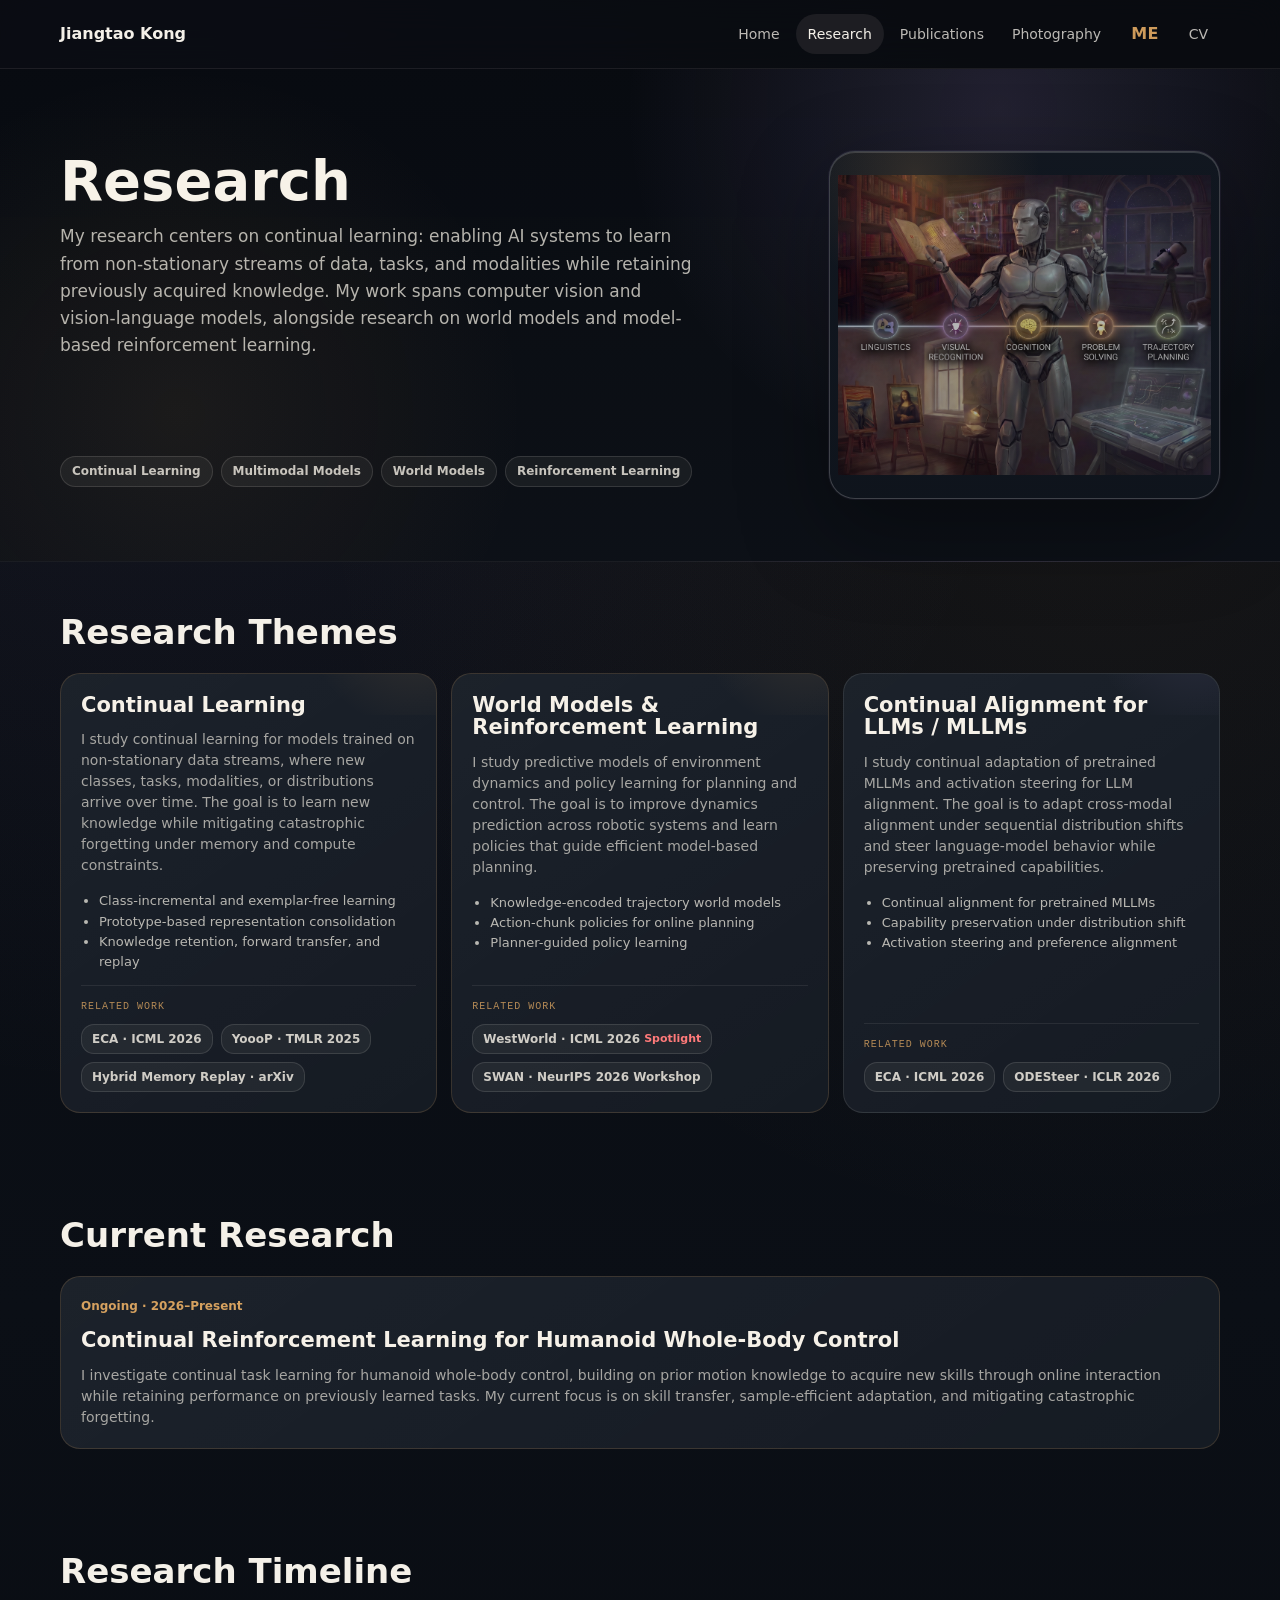
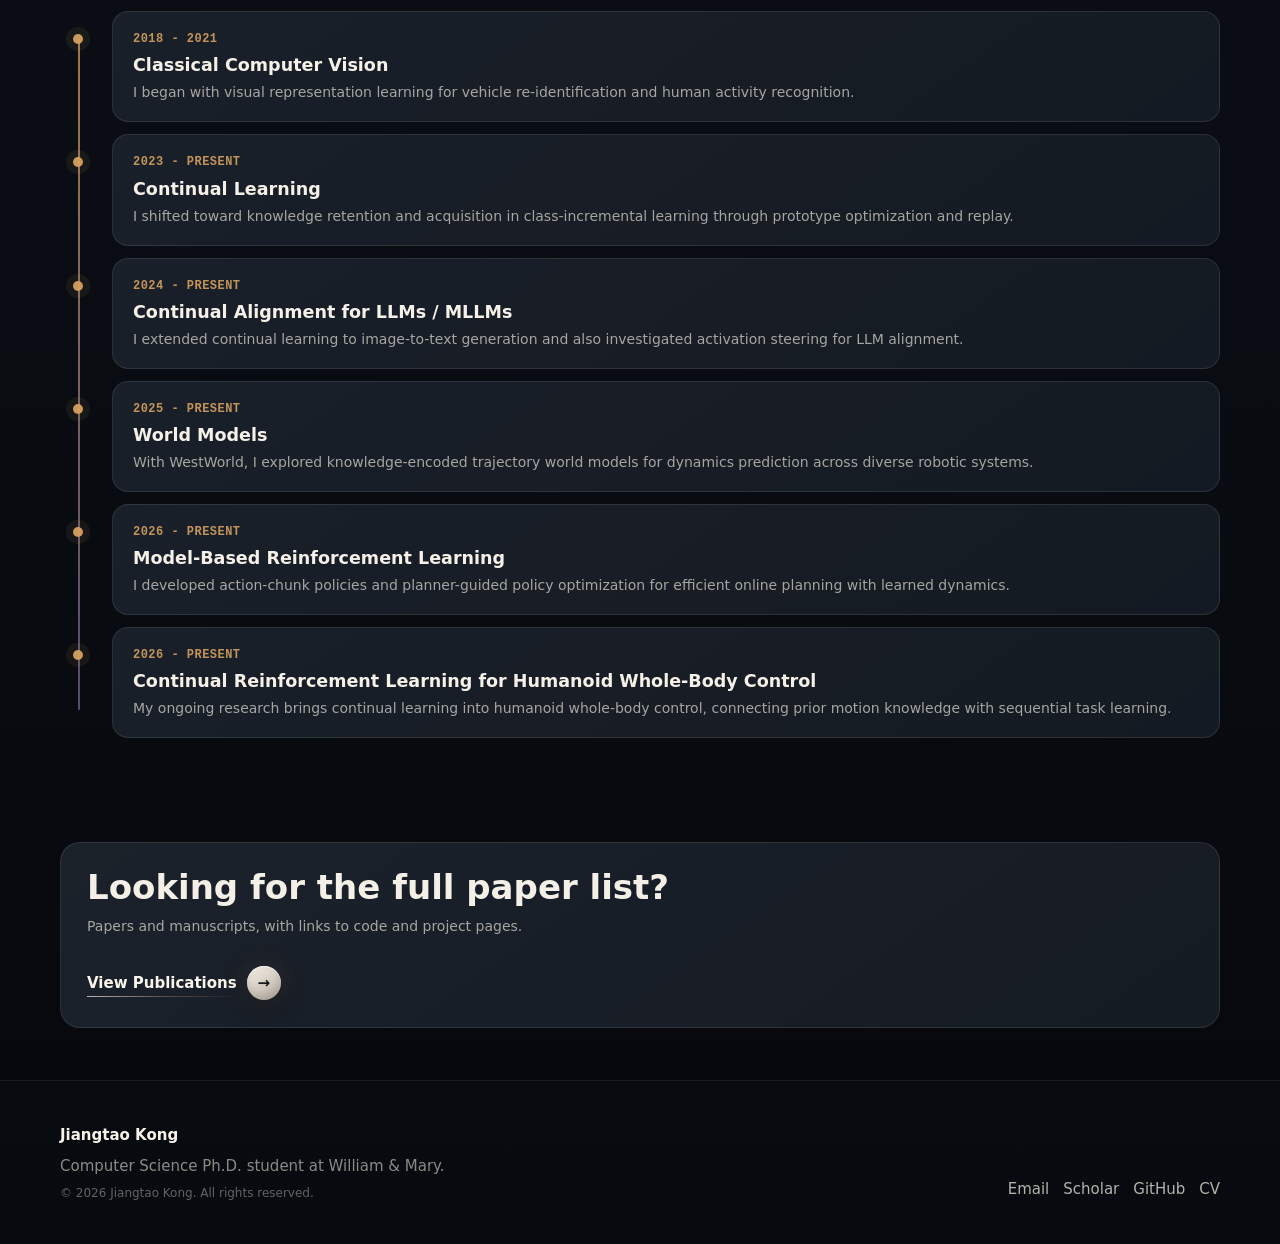
<file: research.html>
<!doctype html>
<html lang="en">
  <head>
    <meta charset="utf-8">
    <meta name="viewport" content="width=device-width, initial-scale=1">
    <title>Research | Jiangtao Kong</title>
    <meta name="description" content="Jiangtao Kong's research in continual learning, LLM / MLLM alignment, world models, and model-based reinforcement learning, with ongoing work on continual RL for humanoid whole-body control.">
    <link rel="icon" href="favicon.ico" sizes="any">
    <link rel="icon" href="assets/favicon.svg" type="image/svg+xml">
    <link rel="apple-touch-icon" href="assets/apple-touch-icon.png">
    <meta name="theme-color" content="#080b10">
    <link rel="stylesheet" href="assets/css/styles.css?v=20261124a">
  </head>
  <body>
    <header class="site-header">
      <nav class="nav" aria-label="Primary navigation">
        <a class="brand" href="index.html"><strong>Jiangtao Kong</strong></a>
        <button class="nav-toggle" type="button" aria-label="Toggle navigation" aria-expanded="false" data-nav-toggle><span></span></button>
        <div class="nav-links" data-nav-links>
          <a href="index.html">Home</a>
          <a href="research.html" aria-current="page">Research</a>
          <a href="publications.html">Publications</a>
          <a href="photography.html">Photography</a>
          <a class="nav-me" href="about.html">ME</a>
          <a href="resume/Snowball_Resume.pdf">CV</a>
        </div>
      </nav>
    </header>

    <main>
      <section class="page-hero research-page-hero">
        <div class="section-inner research-hero-grid">
          <div class="research-hero-copy">
            <h1>Research</h1>
            <p>
              My research centers on continual learning: enabling AI systems to learn
              from non-stationary streams of data, tasks, and modalities while retaining
              previously acquired knowledge. My work spans computer vision and
              vision-language models, alongside research on world models and
              model-based reinforcement learning.
            </p>
            <div class="research-chip-row" aria-label="Research interests">
              <span>Continual Learning</span>
              <span>Multimodal Models</span>
              <span>World Models</span>
              <span>Reinforcement Learning</span>
            </div>
          </div>
          <figure class="research-hero-visual">
            <picture>
              <source srcset="assets/images/figures/continual-learning-hero.webp" type="image/webp">
              <img src="assets/images/figures/continual-learning-hero.jpg" alt="Cinematic illustration of continual learning across modalities">
            </picture>
          </figure>
        </div>
      </section>

      <section class="section compact">
        <div class="section-inner">
          <h2 class="section-title">Research Themes</h2>
          <div class="research-theme-grid">
            <article class="research-theme-card primary">
              <h3>Continual Learning</h3>
              <p>
                I study continual learning for models trained on non-stationary data
                streams, where new classes, tasks, modalities, or distributions arrive
                over time. The goal is to learn new knowledge while mitigating
                catastrophic forgetting under memory and compute constraints.
              </p>
              <ul>
                <li>Class-incremental and exemplar-free learning</li>
                <li>Prototype-based representation consolidation</li>
                <li>Knowledge retention, forward transfer, and replay</li>
              </ul>
              <div class="related-work">
                <span>Related Work</span>
                <div>
                  <a href="publications.html#eca">ECA · ICML 2026</a>
                  <a href="publications.html#yooop">YoooP · TMLR 2025</a>
                  <a href="publications.html#hybrid-memory-replay">Hybrid Memory Replay · arXiv</a>
                </div>
              </div>
            </article>

            <article class="research-theme-card primary">
              <h3>World Models &amp; Reinforcement Learning</h3>
              <p>
                I study predictive models of environment dynamics and policy learning
                for planning and control. The goal is to improve dynamics prediction
                across robotic systems and learn policies that guide efficient
                model-based planning.
              </p>
              <ul>
                <li>Knowledge-encoded trajectory world models</li>
                <li>Action-chunk policies for online planning</li>
                <li>Planner-guided policy learning</li>
              </ul>
              <div class="related-work">
                <span>Related Work</span>
                <div>
                  <a href="publications.html#westworld">WestWorld · ICML 2026 <strong>Spotlight</strong></a>
                  <a href="publications.html#swan" data-swan-preview hidden>SWAN · NeurIPS 2026 Workshop</a>
                </div>
              </div>
            </article>

            <article class="research-theme-card">
              <h3>Continual Alignment for LLMs / MLLMs</h3>
              <p>
                I study continual adaptation of pretrained MLLMs and activation
                steering for LLM alignment. The goal is to adapt cross-modal alignment
                under sequential distribution shifts and steer language-model behavior
                while preserving pretrained capabilities.
              </p>
              <ul>
                <li>Continual alignment for pretrained MLLMs</li>
                <li>Capability preservation under distribution shift</li>
                <li>Activation steering and preference alignment</li>
              </ul>
              <div class="related-work">
                <span>Related Work</span>
                <div>
                  <a href="publications.html#eca">ECA · ICML 2026</a>
                  <a href="publications.html#odesteer">ODESteer · ICLR 2026</a>
                </div>
              </div>
            </article>
          </div>
        </div>
      </section>

      <section class="section compact current-research-section" id="current-research" aria-labelledby="current-research-heading">
        <div class="section-inner">
          <h2 class="section-title" id="current-research-heading">Current Research</h2>
          <article class="current-research-card" aria-labelledby="current-research-title">
            <p class="current-research-status">Ongoing · 2026–Present</p>
            <h3 id="current-research-title">Continual Reinforcement Learning for Humanoid Whole-Body Control</h3>
            <p class="current-research-description">
              I investigate continual task learning for humanoid whole-body control,
              building on prior motion knowledge to acquire new skills through online interaction while retaining
              performance on previously learned tasks. My current focus is on skill
              transfer, sample-efficient adaptation, and mitigating catastrophic forgetting.
            </p>
          </article>
        </div>
      </section>

      <section class="section compact" aria-labelledby="research-timeline-heading">
        <div class="section-inner">
          <h2 class="section-title" id="research-timeline-heading">Research Timeline</h2>
          <div class="research-arc">
            <article>
              <time>2018 - 2021</time>
              <h3>Classical Computer Vision</h3>
              <p>
                I began with visual representation learning for vehicle re-identification
                and human activity recognition.
              </p>
            </article>
            <article>
              <time>2023 - Present</time>
              <h3>Continual Learning</h3>
              <p>
                I shifted toward knowledge retention and acquisition in class-incremental
                learning through prototype optimization and replay.
              </p>
            </article>
            <article>
              <time>2024 - Present</time>
              <h3>Continual Alignment for LLMs / MLLMs</h3>
              <p>
                I extended continual learning to image-to-text generation and also
                investigated activation steering for LLM alignment.
              </p>
            </article>
            <article>
              <time>2025 - Present</time>
              <h3>World Models</h3>
              <p>
                With WestWorld, I explored knowledge-encoded trajectory world models
                for dynamics prediction across diverse robotic systems.
              </p>
            </article>
            <article>
              <time>2026 - Present</time>
              <h3>Model-Based Reinforcement Learning</h3>
              <p>
                I developed action-chunk policies and planner-guided policy optimization
                for efficient online planning with learned dynamics.
              </p>
            </article>
            <article>
              <time>2026 - Present</time>
              <h3>Continual Reinforcement Learning for Humanoid Whole-Body Control</h3>
              <p>
                My ongoing research brings continual learning into humanoid whole-body control,
                connecting prior motion knowledge with sequential task learning.
              </p>
            </article>
          </div>
        </div>
      </section>

      <section class="section compact">
        <div class="section-inner">
          <div class="research-link-panel">
            <h2>Looking for the full paper list?</h2>
            <p>
              Papers and manuscripts, with links to code and project pages.
            </p>
            <a class="about-button" href="publications.html">View Publications</a>
          </div>
        </div>
      </section>
    </main>

    <footer class="footer">
      <div class="footer-inner">
        <div class="footer-copy"><strong>Jiangtao Kong</strong><p class="muted">Computer Science Ph.D. student at William &amp; Mary.</p><small>© 2026 Jiangtao Kong. All rights reserved.</small></div>
        <div class="footer-links">
          <a href="mailto:jkong01@wm.edu">Email</a>
          <a href="https://scholar.google.com/citations?user=tu5GG9sAAAAJ&hl=zh-CN&oi=ao">Scholar</a>
          <a href="https://github.com/snowball0823">GitHub</a>
          <a href="resume/Snowball_Resume.pdf">CV</a>
        </div>
      </div>
    </footer>
    <script src="assets/js/main.js?v=20261124a"></script>
  </body>
</html>
</file>
<file: assets/css/styles.css>
:root {
  color-scheme: dark;
  --ink: #f4f0e8;
  --ink-2: #d8dee7;
  --muted: #9aa6b2;
  --line: rgba(244, 240, 232, 0.12);
  --paper: #080b10;
  --paper-2: #121821;
  --surface: #111720;
  --surface-dark: #080b10;
  --surface-dark-2: #151d23;
  --mist: #e7ece8;
  --teal: #a892d8;
  --teal-2: #d6a15f;
  --amber: #d6a15f;
  --accent-warm: #d6a15f;
  --accent-violet: #a892d8;
  --accent-violet-soft: #c8b7ef;
  --accent-red: #e66b73;
  --sage: #7c8b77;
  --max: 1160px;
  --radius: 8px;
  --shadow: 0 22px 70px rgba(18, 22, 25, 0.13);
}

* {
  box-sizing: border-box;
}

[data-swan-preview][hidden] {
  display: none !important;
}

html {
  scroll-behavior: smooth;
}

body {
  margin: 0;
  background:
    radial-gradient(circle at 12% 6%, rgba(168, 146, 216, 0.09), transparent 32%),
    radial-gradient(circle at 86% 16%, rgba(214, 161, 95, 0.07), transparent 30%),
    linear-gradient(180deg, #070a0f 0%, #0b0f16 46%, #06080c 100%);
  color: var(--ink);
  font-family: Inter, ui-sans-serif, system-ui, -apple-system, BlinkMacSystemFont, "Segoe UI", sans-serif;
  font-size: 15px;
  line-height: 1.6;
  letter-spacing: 0;
}

a {
  color: inherit;
  text-decoration: none;
}

img {
  display: block;
  max-width: 100%;
}

::selection {
  background: rgba(168, 146, 216, 0.22);
}

.site-header {
  position: sticky;
  top: 0;
  z-index: 40;
  background: rgba(8, 11, 16, 0.76);
  border-bottom: 1px solid rgba(244, 240, 232, 0.08);
  backdrop-filter: blur(18px);
}

.nav {
  width: min(var(--max), calc(100% - 40px));
  margin: 0 auto;
  min-height: 68px;
  display: flex;
  align-items: center;
  justify-content: space-between;
  gap: 24px;
}

.brand {
  display: flex;
  align-items: center;
}

.brand strong {
  font-size: 16px;
  letter-spacing: 0;
}

.nav-links {
  display: flex;
  align-items: center;
  gap: 4px;
  font-size: 14px;
  color: rgba(244, 240, 232, 0.76);
}

.nav-links a {
  padding: 9px 12px;
  border-radius: 999px;
  transition: background 180ms ease, color 180ms ease;
}

.nav-links a:hover,
.nav-links a[aria-current="page"] {
  background: rgba(244, 240, 232, 0.08);
  color: #f4f0e8;
}

.nav-links a.nav-me {
  color: rgba(214, 161, 95, 0.96);
  padding-inline: 14px;
  font-size: 16px;
  font-weight: 800;
  letter-spacing: 0.02em;
}

.nav-links a.nav-me:hover,
.nav-links a.nav-me[aria-current="page"] {
  color: #d6a15f;
  background: rgba(214, 161, 95, 0.1);
}

.nav-toggle {
  display: none;
  width: 42px;
  height: 42px;
  border: 1px solid rgba(244, 240, 232, 0.16);
  background: transparent;
  border-radius: var(--radius);
  color: var(--ink);
}

.nav-toggle span,
.nav-toggle span::before,
.nav-toggle span::after {
  display: block;
  width: 18px;
  height: 2px;
  background: currentColor;
  margin: 0 auto;
  position: relative;
}

.nav-toggle span::before,
.nav-toggle span::after {
  content: "";
  position: absolute;
  left: 0;
}

.nav-toggle span::before {
  top: -6px;
}

.nav-toggle span::after {
  top: 6px;
}

.hero {
  min-height: calc(100vh - 68px);
  display: grid;
  align-items: center;
  position: relative;
  overflow: hidden;
  background:
    linear-gradient(120deg, rgba(16, 21, 26, 0.96), rgba(16, 21, 26, 0.84)),
    radial-gradient(circle at 80% 15%, rgba(168, 146, 216, 0.17), transparent 35%),
    #10151a;
  color: #f7f2e8;
}

.hero::before {
  content: "";
  position: absolute;
  inset: 0;
  background-image:
    linear-gradient(rgba(247, 242, 232, 0.04) 1px, transparent 1px),
    linear-gradient(90deg, rgba(247, 242, 232, 0.035) 1px, transparent 1px);
  background-size: 72px 72px;
  mask-image: linear-gradient(to bottom, rgba(0, 0, 0, 0.75), transparent);
}

.hero-inner {
  position: relative;
  width: min(var(--max), calc(100% - 40px));
  margin: 0 auto;
  padding: 76px 0 90px;
  display: grid;
  grid-template-columns: minmax(0, 1fr) 420px;
  gap: 70px;
  align-items: center;
}

.eyebrow {
  margin: 0 0 18px;
  color: rgba(200, 183, 239, 0.86);
  font-size: 13px;
  text-transform: uppercase;
  letter-spacing: 0.14em;
  font-family: "IBM Plex Mono", ui-monospace, SFMono-Regular, Menlo, monospace;
}

h1,
h2,
h3 {
  line-height: 1.08;
  letter-spacing: 0;
}

h1 {
  margin: 0;
  font-size: clamp(36px, 5vw, 58px);
  max-width: 900px;
}

.hero h1 span {
  display: block;
  color: #d5a05d;
}

.hero-copy {
  max-width: 760px;
  margin: 22px 0 0;
  color: rgba(247, 242, 232, 0.78);
  font-size: clamp(17px, 2vw, 21px);
}

.hero-meta {
  display: flex;
  flex-wrap: wrap;
  gap: 10px;
  margin: 28px 0 0;
}

.pill {
  display: inline-flex;
  align-items: center;
  min-height: 32px;
  border: 1px solid rgba(247, 242, 232, 0.18);
  border-radius: 999px;
  padding: 6px 12px;
  color: rgba(247, 242, 232, 0.78);
  font-size: 13px;
  font-family: "IBM Plex Mono", ui-monospace, SFMono-Regular, Menlo, monospace;
}

.cta-row {
  display: flex;
  flex-wrap: wrap;
  gap: 12px;
  margin-top: 34px;
}

.button {
  display: inline-flex;
  align-items: center;
  justify-content: center;
  min-height: 44px;
  padding: 0 16px;
  border: 1px solid var(--line);
  border-radius: var(--radius);
  font-weight: 650;
  font-size: 14px;
  transition: transform 180ms ease, background 180ms ease, border 180ms ease;
}

.button:hover {
  transform: translateY(-1px);
}

.button.primary {
  background: #f3eadc;
  border-color: #f3eadc;
  color: #10151a;
}

.button.secondary {
  color: #f7f2e8;
  border-color: rgba(247, 242, 232, 0.22);
}

.button.light {
  color: var(--ink);
  background: rgba(244, 240, 232, 0.08);
  border-color: rgba(244, 240, 232, 0.16);
}

.button.text {
  border-color: transparent;
  padding-left: 0;
  padding-right: 0;
  min-height: auto;
}

.home-hero {
  padding: 58px 0 38px;
  background:
    linear-gradient(135deg, rgba(8, 11, 16, 0.82), rgba(11, 15, 22, 0.94)),
    radial-gradient(circle at 72% 8%, rgba(132, 92, 255, 0.12), transparent 34%),
    radial-gradient(circle at 92% 68%, rgba(238, 132, 65, 0.075), transparent 30%);
  border-bottom: 1px solid rgba(244, 240, 232, 0.08);
}

.home-grid {
  width: min(var(--max), calc(100% - 40px));
  margin: 0 auto;
  display: grid;
  grid-template-columns: 318px minmax(0, 1fr);
  gap: 28px;
  align-items: stretch;
}

.profile-card,
.intro-card,
.side-panel {
  background: rgba(17, 23, 32, 0.72);
  border: 1px solid rgba(244, 240, 232, 0.12);
  border-radius: 26px;
  box-shadow: 0 28px 90px rgba(0, 0, 0, 0.3);
  backdrop-filter: blur(22px);
}

.profile-card {
  padding: 18px;
  display: grid;
  align-content: start;
}

.profile-photo {
  aspect-ratio: 1 / 1;
  border-radius: 24px;
  background:
    linear-gradient(145deg, rgba(132, 92, 255, 0.22), rgba(238, 132, 65, 0.14)),
    var(--paper-2);
  display: grid;
  place-items: center;
  color: var(--muted);
  text-align: center;
  font-size: 13px;
  margin-bottom: 18px;
  overflow: hidden;
}

.profile-photo img {
  width: 100%;
  height: 100%;
  object-fit: cover;
  border-radius: 24px;
}

.profile-card h1 {
  font-size: 28px;
  line-height: 1.1;
  margin: 0 0 10px;
}

.profile-title,
.profile-affiliation {
  margin: 0;
  color: var(--ink-2);
}

.profile-title {
  color: rgba(244, 240, 232, 0.58);
  font-size: 14px;
  font-weight: 550;
  line-height: 1.45;
  margin-top: 5px;
}

.profile-affiliation {
  color: #f4f0e8;
  font-size: 20px;
  font-weight: 760;
  letter-spacing: 0;
  line-height: 1.18;
}

.profile-links {
  display: flex;
  flex-wrap: wrap;
  gap: 8px;
  margin-top: 18px;
}

.profile-links a {
  border: 1px solid rgba(244, 240, 232, 0.12);
  border-radius: 14px;
  padding: 7px 11px;
  font-size: 13px;
  font-weight: 650;
  color: rgba(244, 240, 232, 0.88);
  background: rgba(244, 240, 232, 0.07);
}

.intro-card {
  padding: 38px;
  display: grid;
  align-content: center;
}

.intro-card h2 {
  font-size: clamp(24px, 2.7vw, 32px);
  max-width: 840px;
  margin: 0 0 18px;
  color: #ffffff;
}

.intro-card p {
  max-width: 840px;
  margin: 0 0 14px;
  color: rgba(244, 240, 232, 0.76);
  font-size: 15px;
}

.inline-link {
  color: var(--accent-warm);
  font-weight: 700;
  text-decoration: underline;
  text-decoration-color: rgba(214, 161, 95, 0.35);
  text-underline-offset: 4px;
}

.research-intro {
  margin-top: 8px;
  color: #f4f0e8 !important;
  font-weight: 700;
}

.focus-row {
  display: grid;
  grid-template-columns: repeat(4, minmax(0, 1fr));
  gap: 12px;
  margin-top: 18px;
}

.focus-row span {
  min-height: 96px;
  border: 1px solid rgba(255, 255, 255, 0.12);
  border-radius: 22px;
  padding: 28px 16px 16px;
  color: rgba(255, 250, 240, 0.94);
  font-size: 14px;
  font-weight: 760;
  line-height: 1.22;
  font-family: Inter, ui-sans-serif, system-ui, -apple-system, BlinkMacSystemFont, "Segoe UI", sans-serif;
  display: flex;
  align-items: center;
  justify-content: flex-start;
  text-align: left;
  position: relative;
  isolation: isolate;
  overflow: hidden;
  background:
    linear-gradient(145deg, rgba(255, 255, 255, 0.11), rgba(255, 255, 255, 0.035)),
    radial-gradient(circle at 24% 0%, var(--tile-accent), transparent 58%),
    rgba(255, 255, 255, 0.045);
  box-shadow:
    inset 0 1px 0 rgba(255, 255, 255, 0.12),
    inset 0 -1px 0 rgba(255, 255, 255, 0.04),
    0 18px 36px rgba(0, 0, 0, 0.16);
  transition: transform 180ms ease, border-color 180ms ease, box-shadow 180ms ease;
}

.focus-row span::before {
  content: "";
  position: absolute;
  inset: 0;
  z-index: -1;
  background:
    linear-gradient(180deg, rgba(255, 255, 255, 0.13), transparent 42%),
    linear-gradient(90deg, transparent, rgba(255, 255, 255, 0.045), transparent);
  opacity: 0.76;
}

.focus-row span::after {
  content: "";
  position: absolute;
  top: 14px;
  left: 16px;
  width: 26px;
  height: 3px;
  border-radius: 999px;
  background: var(--tile-line);
  box-shadow: 0 0 24px var(--tile-line);
}

.focus-row span:hover {
  transform: translateY(-2px);
  border-color: rgba(255, 255, 255, 0.18);
  box-shadow:
    inset 0 1px 0 rgba(255, 255, 255, 0.15),
    inset 0 -1px 0 rgba(255, 255, 255, 0.05),
    0 24px 44px rgba(0, 0, 0, 0.22);
}

.gradient-focus span:nth-child(1) {
  --tile-accent: rgba(82, 235, 176, 0.2);
  --tile-line: rgba(82, 235, 176, 0.82);
}

.gradient-focus span:nth-child(2) {
  --tile-accent: rgba(170, 115, 255, 0.22);
  --tile-line: rgba(170, 115, 255, 0.84);
}

.gradient-focus span:nth-child(3) {
  --tile-accent: rgba(67, 202, 255, 0.2);
  --tile-line: rgba(67, 202, 255, 0.84);
}

.gradient-focus span:nth-child(4) {
  --tile-accent: rgba(255, 153, 94, 0.22);
  --tile-line: rgba(255, 153, 94, 0.86);
}

.about-button {
  width: fit-content;
  margin-top: 28px;
  min-height: 36px;
  display: inline-flex;
  align-items: center;
  justify-content: flex-start;
  gap: 10px;
  padding: 0;
  border: 0;
  border-radius: 0;
  color: rgba(255, 250, 240, 0.98);
  background: transparent;
  font-size: 15px;
  font-weight: 800;
  letter-spacing: 0;
  position: relative;
  transition: color 180ms ease, transform 180ms ease;
}

.about-button::before {
  content: "";
  position: absolute;
  left: 0;
  right: 44px;
  bottom: 4px;
  height: 1px;
  background: linear-gradient(90deg, rgba(255, 250, 240, 0.68), rgba(214, 161, 95, 0.38), transparent);
  transform-origin: left center;
  transition: transform 180ms ease, opacity 180ms ease;
}

.about-button::after {
  content: "→";
  width: 34px;
  height: 34px;
  border-radius: 50%;
  display: inline-grid;
  place-items: center;
  color: rgba(8, 11, 16, 0.94);
  background:
    linear-gradient(145deg, rgba(255, 250, 240, 0.96), rgba(224, 211, 194, 0.78));
  box-shadow:
    inset 0 1px 0 rgba(255, 255, 255, 0.7),
    inset 0 -4px 9px rgba(0, 0, 0, 0.12),
    0 12px 26px rgba(0, 0, 0, 0.26),
    0 0 28px rgba(214, 161, 95, 0.14);
  transition: transform 180ms ease, box-shadow 180ms ease;
}

.about-button:hover {
  color: #ffffff;
  transform: translateX(2px);
}

.about-button:hover::before {
  transform: scaleX(1.08);
  opacity: 0.88;
}

.about-button:hover::after {
  transform: translateX(2px);
  box-shadow:
    inset 0 1px 0 rgba(255, 255, 255, 0.78),
    inset 0 -4px 9px rgba(0, 0, 0, 0.12),
    0 15px 30px rgba(0, 0, 0, 0.3),
    0 0 36px rgba(214, 161, 95, 0.22);
}

.section-head.tight {
  grid-template-columns: minmax(0, 1fr) auto;
  align-items: center;
  margin-bottom: 22px;
}

.section .section-title {
  margin: 0 0 22px;
  font-size: clamp(26px, 2.8vw, 34px);
  letter-spacing: 0;
}

.education-section {
  padding-top: 42px;
}

.education-list,
.experience-list,
.selected-list,
.award-list {
  display: grid;
  gap: 12px;
}

.education-track {
  grid-template-columns: 1fr;
  gap: 16px;
  position: relative;
}

.education-track::before {
  content: "";
  position: absolute;
  left: 71px;
  top: 76px;
  bottom: 76px;
  width: 1px;
  background: linear-gradient(
    180deg,
    rgba(211, 179, 122, 0.18),
    rgba(168, 146, 216, 0.34),
    rgba(214, 161, 95, 0.2)
  );
}

.experience-grid {
  grid-template-columns: repeat(2, minmax(0, 1fr));
  gap: 12px;
}

.selected-list {
  grid-template-columns: repeat(2, minmax(0, 1fr));
}

.education-item {
  display: grid;
  grid-template-columns: 116px minmax(0, 1fr);
  gap: 24px;
  align-items: center;
  min-height: 138px;
  position: relative;
  overflow: hidden;
  background:
    linear-gradient(145deg, rgba(255, 255, 255, 0.055), rgba(255, 255, 255, 0.018)),
    var(--surface);
  border: 1px solid var(--line);
  border-radius: 24px;
  padding: 24px 28px;
}

.education-item::before {
  content: "";
  position: absolute;
  inset: 0 auto 0 0;
  width: 5px;
  background: var(--education-accent);
  opacity: 0.9;
}

.education-item::after {
  content: "";
  position: absolute;
  inset: -40% -12% auto auto;
  width: 310px;
  height: 210px;
  border-radius: 50%;
  background: radial-gradient(circle, var(--education-glow), transparent 68%);
  opacity: 0.82;
  pointer-events: none;
}

.current-degree {
  --education-accent: linear-gradient(180deg, rgba(214, 161, 95, 0.95), rgba(168, 146, 216, 0.58));
  --education-glow: rgba(214, 161, 95, 0.16);
}

.undergrad-degree {
  --education-accent: linear-gradient(180deg, rgba(168, 146, 216, 0.9), rgba(214, 161, 95, 0.5));
  --education-glow: rgba(168, 146, 216, 0.14);
}

.school-mark {
  width: 86px;
  height: 86px;
  border-radius: 50%;
  background: transparent;
  color: #f7f2e8;
  display: grid;
  place-items: center;
  overflow: visible;
  font-weight: 750;
  font-size: 14px;
  position: relative;
  z-index: 1;
  border: 0;
  box-shadow:
    0 16px 30px rgba(0, 0, 0, 0.18),
    0 0 34px rgba(255, 255, 255, 0.045);
}

.school-mark img {
  width: 100%;
  height: 100%;
  object-fit: contain;
  padding: 0;
  background: transparent;
}

.school-mark span {
  display: grid;
  width: 100%;
  height: 100%;
  place-items: center;
}

.secondary-mark {
  background: transparent;
}

.education-copy {
  position: relative;
  z-index: 1;
  display: grid;
  gap: 5px;
}

.education-topline {
  display: flex;
  align-items: center;
  justify-content: space-between;
  gap: 16px;
  margin-bottom: 4px;
}

.education-label {
  color: rgba(214, 161, 95, 0.92);
  font-family: "IBM Plex Mono", ui-monospace, SFMono-Regular, Menlo, monospace;
  font-size: 11px;
  letter-spacing: 0.08em;
  text-transform: uppercase;
}

.education-period {
  flex: none;
  color: rgba(247, 242, 232, 0.82);
  background: rgba(255, 255, 255, 0.055);
  border: 1px solid rgba(255, 255, 255, 0.11);
  border-radius: 999px;
  padding: 6px 11px;
  font-size: 12px;
  line-height: 1;
}

.education-item h3,
.experience-list h3 {
  margin: 0 0 4px;
  font-size: 18px;
}

.education-item h3 {
  font-size: 20px;
  line-height: 1.18;
}

.education-item p,
.experience-list p {
  margin: 0;
}

.education-degree {
  color: rgba(255, 250, 240, 0.94);
  font-size: 15px;
}

.education-degree-row {
  display: flex;
  flex-wrap: wrap;
  align-items: baseline;
  justify-content: space-between;
  gap: 2px 16px;
}

.education-degree-date {
  color: var(--muted);
  font-size: 13px;
  white-space: nowrap;
}

.education-location {
  color: rgba(159, 185, 205, 0.9);
  font-size: 15px;
}

.content-grid {
  display: grid;
  grid-template-columns: minmax(0, 1fr) 340px;
  gap: 28px;
  align-items: start;
}

.news-timeline {
  --timeline-rail: 38px;
  --timeline-gap: 14px;
  position: relative;
  display: grid;
  gap: 0;
  background:
    linear-gradient(145deg, rgba(255, 255, 255, 0.045), rgba(255, 255, 255, 0.016)),
    var(--surface);
  border: 1px solid var(--line);
  border-radius: 18px;
  padding: 18px 22px 18px;
  overflow: hidden;
}

.news-timeline::before {
  content: "";
  position: absolute;
  left: calc(22px + 18px);
  top: 24px;
  bottom: 56px;
  width: 2px;
  border-radius: 999px;
  background: linear-gradient(
    180deg,
    rgba(214, 161, 95, 0.72),
    rgba(168, 146, 216, 0.52),
    rgba(214, 161, 95, 0.28)
  );
  box-shadow: 0 0 18px rgba(168, 146, 216, 0.13);
}

.timeline-year {
  display: grid;
  grid-template-columns: var(--timeline-rail) minmax(0, 1fr);
  gap: var(--timeline-gap);
  align-items: center;
  padding: 7px 0 5px;
  position: relative;
}

.timeline-year span:last-child {
  width: fit-content;
  color: rgba(255, 250, 240, 0.96);
  background: linear-gradient(135deg, rgba(214, 161, 95, 0.2), rgba(168, 146, 216, 0.12));
  border: 1px solid rgba(214, 161, 95, 0.24);
  border-radius: 999px;
  padding: 3px 10px;
  font-family: "IBM Plex Mono", ui-monospace, SFMono-Regular, Menlo, monospace;
  font-size: 15px;
  font-weight: 800;
  letter-spacing: 0.06em;
  line-height: 1.1;
  box-shadow: 0 0 24px rgba(214, 161, 95, 0.08);
}

.timeline-rail-mark {
  width: 8px;
  height: 8px;
  border-radius: 999px;
  background: var(--accent-warm);
  justify-self: center;
  position: relative;
  z-index: 1;
  box-shadow:
    0 0 0 7px rgba(214, 161, 95, 0.08),
    0 0 20px rgba(214, 161, 95, 0.22);
}

.timeline-news-item {
  display: grid;
  grid-template-columns: var(--timeline-rail) minmax(0, 1fr);
  gap: var(--timeline-gap);
  align-items: baseline;
  padding: 8px 0;
  position: relative;
}

.timeline-news-item[hidden],
.timeline-year[hidden] {
  display: none !important;
}

.timeline-node {
  width: 10px;
  height: 10px;
  border-radius: 999px;
  background: rgba(255, 250, 240, 0.92);
  box-shadow:
    0 0 0 6px rgba(168, 146, 216, 0.09),
    0 0 18px rgba(168, 146, 216, 0.2);
  justify-self: center;
  align-self: start;
  margin-top: 0.55em;
  position: relative;
  z-index: 1;
}

.timeline-news-item:nth-of-type(1) .timeline-node,
.timeline-news-item:nth-of-type(2) .timeline-node {
  background: var(--accent-warm);
  box-shadow:
    0 0 0 6px rgba(214, 161, 95, 0.09),
    0 0 20px rgba(214, 161, 95, 0.24);
}

.timeline-news-item p {
  margin: 0;
  color: rgba(247, 242, 232, 0.74);
  font-size: 14px;
  line-height: 1.55;
}

.timeline-news-item strong {
  color: rgba(255, 250, 240, 0.95);
  font-weight: 720;
}

.news-venue {
  color: rgba(200, 183, 239, 0.98);
  font-weight: 760;
}

.news-spotlight {
  color: var(--accent-red);
  background: rgba(230, 107, 115, 0.12);
  border: 1px solid rgba(230, 107, 115, 0.22);
  border-radius: 999px;
  padding: 1px 7px;
  font-size: 12px;
  font-weight: 820;
}

.news-date {
  display: inline;
  color: rgba(214, 161, 95, 0.9);
  font-family: "IBM Plex Mono", ui-monospace, SFMono-Regular, Menlo, monospace;
  font-size: 11px;
  letter-spacing: 0.03em;
  margin-right: 8px;
}

.timeline-news-item em {
  font-style: normal;
  color: rgba(247, 242, 232, 0.54);
}

.news-confetti {
  display: inline-block;
  margin-left: 4px;
  font-size: 13px;
  line-height: 1;
  vertical-align: -0.05em;
}

.news-toggle {
  width: fit-content;
  margin: 12px 0 0 calc(var(--timeline-rail) + var(--timeline-gap));
  padding: 0;
  border: 0;
  background: transparent;
  color: rgba(214, 161, 95, 0.94);
  font: inherit;
  font-size: 13px;
  font-weight: 700;
  cursor: pointer;
}

.research-focus-grid {
  display: grid;
  grid-template-columns: repeat(4, minmax(0, 1fr));
  gap: 14px;
}

.focus-card {
  background: var(--surface);
  border: 1px solid var(--line);
  border-radius: var(--radius);
  padding: 18px;
}

.focus-card.primary-focus {
  border-color: rgba(168, 146, 216, 0.32);
  background: rgba(168, 146, 216, 0.06);
}

.focus-card span {
  display: block;
  color: var(--teal);
  font-family: "IBM Plex Mono", ui-monospace, SFMono-Regular, Menlo, monospace;
  font-size: 12px;
  margin-bottom: 18px;
}

.focus-card h3 {
  margin: 0 0 8px;
  font-size: 19px;
}

.focus-card p {
  margin: 0;
  color: var(--muted);
  font-size: 14px;
}

.selected-paper {
  --paper-accent: rgba(214, 161, 95, 0.84);
  --paper-accent-soft: rgba(214, 161, 95, 0.13);
  display: grid;
  grid-template-columns: 132px minmax(0, 1fr);
  gap: 16px;
  align-items: stretch;
  min-height: 176px;
  position: relative;
  overflow: hidden;
  background:
    linear-gradient(145deg, rgba(255, 255, 255, 0.048), rgba(255, 255, 255, 0.014)),
    var(--surface);
  border: 1px solid rgba(244, 240, 232, 0.11);
  border-radius: 18px;
  padding: 14px;
  transition: border-color 180ms ease, transform 180ms ease, box-shadow 180ms ease;
}

.selected-paper::before {
  content: "";
  position: absolute;
  inset: -42% -20% auto auto;
  width: 260px;
  height: 190px;
  background: radial-gradient(circle, var(--paper-accent-soft), transparent 70%);
  pointer-events: none;
}

.selected-paper:hover {
  transform: translateY(-2px);
  border-color: rgba(214, 161, 95, 0.28);
  box-shadow: 0 22px 50px rgba(0, 0, 0, 0.22);
}

.selected-paper > * {
  position: relative;
  z-index: 1;
}

.paper-featured {
  grid-column: 1 / -1;
  grid-template-columns: minmax(0, 1.2fr) minmax(300px, 0.8fr);
  align-items: center;
  min-height: 0;
  padding: 16px;
}

.paper-featured .paper-content {
  padding: 6px 8px 6px 2px;
}

.paper-featured h3 {
  font-size: 18px;
}

.paper-featured p {
  font-size: 14px;
}

.paper-figure {
  margin: 0;
  border-radius: 14px;
  overflow: hidden;
  border: 1px solid rgba(244, 240, 232, 0.12);
  box-shadow:
    inset 0 1px 0 rgba(255, 255, 255, 0.36),
    0 18px 42px rgba(0, 0, 0, 0.22);
}

.paper-figure-light {
  background:
    linear-gradient(145deg, rgba(255, 255, 255, 0.98), rgba(241, 236, 226, 0.96));
  padding: 12px;
}

.paper-figure img {
  width: 100%;
  height: auto;
  max-height: 330px;
  object-fit: contain;
  border-radius: 10px;
  background: #ffffff;
}

.paper-content {
  display: grid;
  align-content: start;
  gap: 9px;
  padding: 2px 2px 2px 0;
}

.paper-topline {
  display: flex;
  flex-wrap: wrap;
  align-items: center;
  gap: 8px;
}

.paper-topic {
  color: rgba(247, 242, 232, 0.52);
  font-size: 12px;
  line-height: 1.3;
}

.selected-paper h3 {
  margin: 0;
  color: rgba(255, 250, 240, 0.96);
  font-size: 16px;
  line-height: 1.25;
}

.selected-paper p {
  margin: 0;
  color: rgba(247, 242, 232, 0.62);
  font-size: 13px;
  line-height: 1.45;
}

.paper-role {
  width: fit-content;
  margin-top: 2px;
  color: rgba(214, 161, 95, 0.92);
  font-size: 12px;
  font-weight: 720;
}

.selected-paper .paper-links {
  margin-top: 2px;
  gap: 8px;
}

.selected-paper .paper-links a {
  min-height: 28px;
  display: inline-flex;
  align-items: center;
  border: 1px solid rgba(214, 161, 95, 0.22);
  border-radius: 999px;
  padding: 4px 10px;
  color: rgba(255, 225, 179, 0.94);
  background: rgba(214, 161, 95, 0.08);
  font-size: 12px;
  font-weight: 720;
  transition: border-color 180ms ease, background 180ms ease, transform 180ms ease;
}

.selected-paper .paper-links a:hover {
  transform: translateY(-1px);
  text-decoration: none;
  border-color: rgba(214, 161, 95, 0.36);
  background: rgba(214, 161, 95, 0.14);
}

.paper-visual {
  min-height: 148px;
  border-radius: 14px;
  position: relative;
  overflow: hidden;
  border: 1px solid rgba(255, 255, 255, 0.105);
  background:
    radial-gradient(circle at 28% 18%, var(--paper-accent-soft), transparent 48%),
    linear-gradient(145deg, rgba(255, 255, 255, 0.075), rgba(255, 255, 255, 0.018)),
    rgba(8, 11, 16, 0.5);
}

.paper-visual::before,
.paper-visual::after {
  content: "";
  position: absolute;
  border-radius: 999px;
  pointer-events: none;
}

.paper-visual::before {
  inset: 14px auto auto 14px;
  width: 36px;
  height: 3px;
  background: var(--paper-accent);
  box-shadow: 0 0 20px var(--paper-accent-soft);
}

.paper-visual::after {
  right: -22px;
  bottom: -18px;
  width: 88px;
  height: 88px;
  border: 1px solid rgba(255, 255, 255, 0.08);
}

.visual-chip {
  position: absolute;
  left: 14px;
  bottom: 14px;
  color: rgba(255, 250, 240, 0.76);
  font-family: "IBM Plex Mono", ui-monospace, SFMono-Regular, Menlo, monospace;
  font-size: 10px;
  letter-spacing: 0.04em;
}

.visual-node,
.visual-grid-dot {
  position: absolute;
  width: 14px;
  height: 14px;
  border-radius: 999px;
  background: rgba(255, 250, 240, 0.9);
  box-shadow:
    0 0 0 7px var(--paper-accent-soft),
    0 0 24px var(--paper-accent-soft);
}

.visual-node {
  left: 30px;
  top: 54px;
}

.visual-node.secondary {
  left: auto;
  right: 26px;
  top: 92px;
  background: var(--paper-accent);
}

.visual-line {
  position: absolute;
  left: 45px;
  top: 63px;
  width: 64px;
  height: 2px;
  background: linear-gradient(90deg, rgba(255, 250, 240, 0.34), var(--paper-accent));
  transform: rotate(24deg);
  transform-origin: left center;
}

.visual-line.branching::after {
  content: "";
  position: absolute;
  left: 40px;
  top: 0;
  width: 46px;
  height: 2px;
  background: linear-gradient(90deg, var(--paper-accent), rgba(255, 250, 240, 0.22));
  transform: rotate(-54deg);
  transform-origin: left center;
}

.visual-curve {
  position: absolute;
  left: 26px;
  top: 48px;
  width: 80px;
  height: 54px;
  border: 2px solid transparent;
  border-top-color: var(--paper-accent);
  border-right-color: rgba(255, 250, 240, 0.42);
  border-radius: 50%;
  transform: rotate(-12deg);
}

.visual-grid-dot:nth-of-type(2) {
  left: 30px;
  top: 48px;
}

.visual-grid-dot:nth-of-type(3) {
  left: 70px;
  top: 68px;
  background: var(--paper-accent);
}

.visual-grid-dot:nth-of-type(4) {
  left: 44px;
  top: 100px;
}

.visual-eca {
  --paper-accent: rgba(214, 161, 95, 0.9);
  --paper-accent-soft: rgba(214, 161, 95, 0.13);
}

.visual-westworld {
  --paper-accent: rgba(168, 146, 216, 0.92);
  --paper-accent-soft: rgba(168, 146, 216, 0.15);
}

.visual-odesteer {
  --paper-accent: rgba(230, 107, 115, 0.88);
  --paper-accent-soft: rgba(230, 107, 115, 0.13);
}

.visual-yooop {
  --paper-accent: rgba(255, 153, 94, 0.92);
  --paper-accent-soft: rgba(255, 153, 94, 0.13);
}

.awards-section {
  padding-top: 32px;
}

.awards-section .section-head.tight {
  margin-bottom: 18px;
}

.award-list {
  grid-template-columns: repeat(2, minmax(0, 1fr));
}

.award-item {
  display: grid;
  grid-template-columns: 58px minmax(0, 1fr);
  gap: 14px;
  align-items: baseline;
  min-height: 74px;
  position: relative;
  overflow: hidden;
  background:
    linear-gradient(145deg, rgba(255, 255, 255, 0.04), rgba(255, 255, 255, 0.014)),
    var(--surface);
  border: 1px solid rgba(244, 240, 232, 0.1);
  border-radius: 16px;
  padding: 15px 16px;
}

.award-item::before {
  content: "";
  position: absolute;
  inset: 0 auto 0 0;
  width: 3px;
  background: linear-gradient(180deg, rgba(214, 161, 95, 0.78), rgba(168, 146, 216, 0.48));
}

.award-item time {
  color: rgba(214, 161, 95, 0.94);
  font-family: "IBM Plex Mono", ui-monospace, SFMono-Regular, Menlo, monospace;
  font-size: 11px;
  font-weight: 760;
  letter-spacing: 0.05em;
}

.award-item p {
  margin: 0;
  color: rgba(247, 242, 232, 0.66);
  font-size: 13px;
  line-height: 1.45;
}

.award-item strong {
  color: rgba(255, 250, 240, 0.95);
  font-weight: 760;
}

.experience-list article {
  background: var(--surface);
  border: 1px solid var(--line);
  border-radius: var(--radius);
  padding: 18px;
  display: grid;
  gap: 7px;
}

.experience-period {
  width: fit-content;
  color: rgba(214, 161, 95, 0.9);
  font-family: "IBM Plex Mono", ui-monospace, SFMono-Regular, Menlo, monospace;
  font-size: 12px;
  letter-spacing: 0.06em;
  text-transform: uppercase;
}

.experience-role {
  color: rgba(255, 250, 240, 0.9);
  font-weight: 650;
}

.compact-experience article {
  gap: 5px;
  min-height: 118px;
  padding: 15px 16px;
  border-radius: 16px;
}

.compact-experience .doctoral-experience {
  grid-column: 1 / -1;
}

.compact-experience .experience-period {
  font-size: 10px;
  letter-spacing: 0.055em;
}

.compact-experience h3 {
  margin-bottom: 1px;
  font-size: 16px;
  line-height: 1.12;
}

.compact-experience .experience-role {
  color: rgba(247, 242, 232, 0.68);
  font-size: 13px;
  line-height: 1.35;
  font-weight: 560;
}

.photography-panel {
  background:
    linear-gradient(145deg, rgba(16, 21, 26, 0.9), rgba(21, 29, 35, 0.88)),
    var(--surface-dark);
  color: #f7f2e8;
  border-color: rgba(247, 242, 232, 0.14);
}

.photography-panel p {
  color: rgba(247, 242, 232, 0.68);
}

.trajectory-panel {
  border: 1px solid rgba(247, 242, 232, 0.16);
  background: linear-gradient(180deg, rgba(247, 242, 232, 0.06), rgba(247, 242, 232, 0.02));
  border-radius: 14px;
  padding: 24px;
  min-height: 430px;
  position: relative;
  overflow: hidden;
}

.trajectory-panel::before {
  content: "";
  position: absolute;
  inset: 20px;
  border: 1px solid rgba(247, 242, 232, 0.08);
  border-radius: 10px;
}

.trajectory-grid {
  position: relative;
  height: 320px;
}

.node {
  position: absolute;
  width: 10px;
  height: 10px;
  border-radius: 50%;
  background: #d5a05d;
  box-shadow: 0 0 0 8px rgba(213, 160, 93, 0.08);
}

.node.n1 { left: 14%; top: 68%; }
.node.n2 { left: 34%; top: 48%; }
.node.n3 { left: 57%; top: 38%; }
.node.n4 { left: 79%; top: 20%; }
.node.n5 { left: 72%; top: 72%; background: var(--accent-violet-soft); }

.path-line {
  position: absolute;
  height: 1px;
  background: linear-gradient(90deg, rgba(213, 160, 93, 0.05), rgba(213, 160, 93, 0.7), rgba(158, 196, 189, 0.5));
  transform-origin: left center;
}

.path-line.l1 { left: 17%; top: 69%; width: 26%; transform: rotate(-32deg); }
.path-line.l2 { left: 36%; top: 49%; width: 26%; transform: rotate(-16deg); }
.path-line.l3 { left: 59%; top: 39%; width: 28%; transform: rotate(-32deg); }
.path-line.l4 { left: 58%; top: 44%; width: 27%; transform: rotate(47deg); }

.trajectory-note {
  position: absolute;
  left: 24px;
  right: 24px;
  bottom: 24px;
  color: rgba(247, 242, 232, 0.72);
  font-size: 14px;
  display: grid;
  gap: 10px;
}

.trajectory-note strong {
  color: #f7f2e8;
  font-size: 15px;
}

.section {
  padding: 72px 0;
}

.section.compact {
  padding: 52px 0;
}

.section.dark {
  background: var(--surface-dark);
  color: #f7f2e8;
}

.section-inner {
  width: min(var(--max), calc(100% - 40px));
  margin: 0 auto;
}

.section-head {
  display: grid;
  grid-template-columns: minmax(0, 0.86fr) minmax(280px, 0.44fr);
  gap: 42px;
  align-items: end;
  margin-bottom: 34px;
}

.section-kicker {
  margin: 0 0 10px;
  color: rgba(214, 161, 95, 0.9);
  font-family: "IBM Plex Mono", ui-monospace, SFMono-Regular, Menlo, monospace;
  font-size: 12px;
  text-transform: uppercase;
  letter-spacing: 0.12em;
}

.dark .section-kicker {
  color: rgba(214, 161, 95, 0.78);
}

.section h2 {
  margin: 0;
  font-size: clamp(25px, 3.3vw, 38px);
}

.section-head p {
  margin: 0;
  color: var(--muted);
}

.dark .section-head p {
  color: rgba(247, 242, 232, 0.68);
}

.split {
  display: grid;
  grid-template-columns: minmax(0, 0.9fr) minmax(320px, 0.5fr);
  gap: 28px;
  align-items: start;
}

.panel {
  background: var(--surface);
  border: 1px solid var(--line);
  border-radius: var(--radius);
  padding: 28px;
}

.dark .panel {
  background: var(--surface-dark-2);
  border-color: rgba(247, 242, 232, 0.12);
}

.large-copy {
  font-size: clamp(18px, 2vw, 23px);
  line-height: 1.45;
  margin: 0;
}

.muted {
  color: var(--muted);
}

.dark .muted {
  color: rgba(247, 242, 232, 0.66);
}

.research-diagram {
  margin-top: 28px;
  display: grid;
  grid-template-columns: repeat(4, minmax(0, 1fr));
  gap: 10px;
}

.diagram-step {
  min-height: 118px;
  border: 1px solid var(--line);
  background: rgba(255, 255, 255, 0.55);
  border-radius: var(--radius);
  padding: 16px;
  display: grid;
  align-content: space-between;
}

.diagram-step span {
  color: var(--teal);
  font-family: "IBM Plex Mono", ui-monospace, SFMono-Regular, Menlo, monospace;
  font-size: 12px;
}

.diagram-step strong {
  display: block;
  line-height: 1.25;
}

.stat-list {
  display: grid;
  gap: 14px;
}

.stat {
  border-bottom: 1px solid var(--line);
  padding-bottom: 14px;
}

.stat:last-child {
  border-bottom: 0;
  padding-bottom: 0;
}

.stat strong {
  display: block;
  font-size: 28px;
  line-height: 1.1;
}

.stat span {
  color: var(--muted);
  font-size: 14px;
}

.grid {
  display: grid;
  gap: 18px;
}

.grid.two {
  grid-template-columns: repeat(2, minmax(0, 1fr));
}

.grid.three {
  grid-template-columns: repeat(3, minmax(0, 1fr));
}

.theme-card,
.paper-card,
.experience-card,
.photo-card {
  background: var(--surface);
  border: 1px solid var(--line);
  border-radius: var(--radius);
  padding: 22px;
  transition: border 180ms ease, transform 180ms ease, box-shadow 180ms ease;
}

.paper-card,
.mini-paper,
.publication-paper {
  scroll-margin-top: 96px;
}

.theme-card:hover,
.paper-card:hover,
.experience-card:hover,
.photo-card:hover {
  border-color: rgba(168, 146, 216, 0.36);
  transform: translateY(-2px);
  box-shadow: var(--shadow);
}

.theme-card h3,
.paper-card h3,
.experience-card h3 {
  margin: 0 0 12px;
  font-size: 22px;
}

.theme-card p,
.paper-card p,
.experience-card p {
  margin: 0;
  color: var(--muted);
}

.tag-row {
  display: flex;
  flex-wrap: wrap;
  gap: 8px;
  margin-top: 18px;
}

.tag,
.venue {
  display: inline-flex;
  align-items: center;
  border: 1px solid rgba(244, 240, 232, 0.14);
  border-radius: 14px;
  min-height: 28px;
  padding: 5px 10px;
  font-family: "IBM Plex Mono", ui-monospace, SFMono-Regular, Menlo, monospace;
  font-size: 12px;
  color: rgba(244, 240, 232, 0.84);
  background: rgba(244, 240, 232, 0.07);
}

.venue.spotlight {
  color: #ffe1b3;
  background: rgba(238, 132, 65, 0.16);
  border-color: rgba(238, 132, 65, 0.3);
}

.paper-card {
  display: grid;
  gap: 14px;
}

.paper-top {
  display: flex;
  align-items: center;
  justify-content: space-between;
  gap: 14px;
}

.paper-meta {
  color: var(--muted);
  font-size: 14px;
}

.paper-links {
  display: flex;
  flex-wrap: wrap;
  gap: 10px;
}

.paper-links a {
  font-size: 13px;
  font-weight: 650;
  color: var(--teal-2);
}

.pending-link {
  font-size: 13px;
  font-weight: 650;
  color: var(--muted);
}

.paper-links a:hover {
  text-decoration: underline;
  text-underline-offset: 4px;
}

.publication-page-hero {
  background:
    radial-gradient(circle at 80% 8%, rgba(168, 146, 216, 0.14), transparent 34%),
    radial-gradient(circle at 12% 72%, rgba(214, 161, 95, 0.08), transparent 30%),
    linear-gradient(180deg, rgba(8, 11, 16, 0.98), rgba(12, 16, 23, 0.96));
  border-bottom: 1px solid rgba(244, 240, 232, 0.08);
}

.publication-page-hero p {
  max-width: 720px;
}

.publication-complete {
  padding-top: 46px;
}

#publications-list {
  scroll-margin-top: 96px;
}

.publication-title-row {
  display: flex;
  align-items: baseline;
  justify-content: space-between;
  gap: 24px;
  margin-bottom: 28px;
}

.publication-title-row .section-title {
  margin: 0;
}

.publication-note {
  margin: 0;
  color: rgba(247, 242, 232, 0.56);
  font-family: "IBM Plex Mono", ui-monospace, SFMono-Regular, Menlo, monospace;
  font-size: 12px;
  letter-spacing: 0.02em;
  line-height: 1.5;
  text-align: right;
}

.publication-year-list {
  display: grid;
  gap: 32px;
}

.publication-year-group {
  display: grid;
  grid-template-columns: 9rem minmax(0, 1fr);
  gap: 28px;
  padding-top: 24px;
  border-top: 1px solid rgba(244, 240, 232, 0.08);
}

.publication-year-group:first-child {
  padding-top: 0;
  border-top: 0;
}

.publication-year-group h3 {
  margin: 0;
  color: rgba(214, 161, 95, 0.9);
  font-family: "IBM Plex Mono", ui-monospace, SFMono-Regular, Menlo, monospace;
  font-size: clamp(20px, 3vw, 32px);
  line-height: 1;
  letter-spacing: 0.02em;
}

.publication-list {
  display: grid;
  gap: 10px;
}

.publication-paper,
.mini-paper {
  display: grid;
  gap: 8px;
  padding: 16px 18px;
  border: 1px solid rgba(244, 240, 232, 0.1);
  border-radius: 16px;
  background:
    linear-gradient(145deg, rgba(255, 255, 255, 0.038), rgba(255, 255, 255, 0.012)),
    var(--surface);
}

.publication-paper {
  transition: border-color 180ms ease, transform 180ms ease, box-shadow 180ms ease;
}

.publication-paper:hover {
  transform: translateY(-1px);
  border-color: rgba(214, 161, 95, 0.22);
  box-shadow: 0 18px 42px rgba(0, 0, 0, 0.18);
}

.publication-paper-top {
  display: flex;
  flex-wrap: wrap;
  align-items: center;
  gap: 8px;
}

.publication-paper h4,
.mini-paper h4 {
  margin: 0;
  color: rgba(255, 250, 240, 0.94);
  font-size: 15px;
  line-height: 1.34;
}

.publication-paper-topic {
  margin: 0;
  color: rgba(247, 242, 232, 0.58);
  font-size: 13px;
  line-height: 1.4;
}

.publication-authors {
  margin: -1px 0 0;
  color: rgba(247, 242, 232, 0.62);
  font-size: 12.5px;
  line-height: 1.52;
}

.publication-authors strong {
  color: rgba(214, 161, 95, 0.98);
  font-weight: 820;
}

.publication-authors sup {
  color: rgba(214, 161, 95, 0.9);
  font-size: 0.76em;
  line-height: 0;
}

.mini-paper p {
  display: flex;
  flex-wrap: wrap;
  align-items: center;
  gap: 8px;
  margin: 0;
}

.publication-paper .paper-links {
  gap: 8px;
}

.publication-paper .paper-links a {
  min-height: 28px;
  display: inline-flex;
  align-items: center;
  border: 1px solid rgba(214, 161, 95, 0.2);
  border-radius: 999px;
  padding: 4px 10px;
  color: rgba(255, 225, 179, 0.92);
  background: rgba(214, 161, 95, 0.07);
  font-size: 12px;
  font-weight: 720;
  text-decoration: none;
}

.publication-paper .paper-links a:hover {
  border-color: rgba(214, 161, 95, 0.34);
  background: rgba(214, 161, 95, 0.13);
  text-decoration: none;
}

.news-list {
  display: grid;
  gap: 12px;
}

.news-item {
  display: grid;
  grid-template-columns: 120px minmax(0, 1fr);
  gap: 18px;
  border-bottom: 1px solid rgba(244, 240, 232, 0.1);
  padding: 14px 0;
}

.news-item time {
  font-family: "IBM Plex Mono", ui-monospace, SFMono-Regular, Menlo, monospace;
  font-size: 12px;
  color: rgba(200, 183, 239, 0.88);
}

.photo-page-hero {
  position: relative;
  isolation: isolate;
  min-height: calc(100vh - 68px);
  display: grid;
  align-items: center;
  padding: 92px 0 76px;
  background:
    linear-gradient(180deg, rgba(8, 11, 16, 0.98), rgba(11, 15, 22, 0.96));
  border-bottom: 1px solid rgba(244, 240, 232, 0.08);
  overflow: hidden;
}

.photo-page-hero::before {
  content: "";
  position: absolute;
  top: -30px;
  right: -95px;
  bottom: -30px;
  width: min(50vw, 860px);
  z-index: -2;
  background: url("../images/photography/hero.jpg") center / cover no-repeat;
  filter: blur(12px);
  opacity: 1;
  transform: scale(1.035);
  -webkit-mask-image: linear-gradient(90deg, transparent 0%, transparent 14%, rgba(0, 0, 0, 0.12) 34%, rgba(0, 0, 0, 0.48) 56%, rgba(0, 0, 0, 0.84) 76%, #000 92%);
  mask-image: linear-gradient(90deg, transparent 0%, transparent 14%, rgba(0, 0, 0, 0.12) 34%, rgba(0, 0, 0, 0.48) 56%, rgba(0, 0, 0, 0.84) 76%, #000 92%);
}

.photo-page-hero::after {
  content: "";
  position: absolute;
  inset: 0;
  z-index: -1;
  background:
    linear-gradient(90deg, rgba(8, 11, 16, 0.98) 0%, rgba(8, 11, 16, 0.93) 42%, rgba(8, 11, 16, 0.68) 62%, rgba(8, 11, 16, 0.2) 84%, rgba(8, 11, 16, 0.01) 100%),
    linear-gradient(180deg, rgba(8, 11, 16, 0.08), rgba(8, 11, 16, 0.64));
}

.photo-hero-grid {
  display: grid;
  grid-template-columns: minmax(0, 1fr);
  align-items: center;
}

.photo-mobile-cover,
.mobile-photo-note {
  display: none;
}

.photo-hero-copy {
  display: grid;
  gap: 24px;
  max-width: 1160px;
}

.photo-edition {
  margin: 0;
  color: rgba(214, 161, 95, 0.88);
  font-family: "IBM Plex Mono", ui-monospace, SFMono-Regular, Menlo, monospace;
  font-size: 12px;
  letter-spacing: 0.12em;
  text-transform: uppercase;
}

.photo-hero-copy h1 {
  max-width: 980px;
  font-size: clamp(76px, 11.2vw, 168px);
  letter-spacing: 0;
  line-height: 0.86;
}

.photo-hero-kicker {
  max-width: 900px;
  color: rgba(247, 242, 232, 0.52);
  font-family: "IBM Plex Mono", ui-monospace, SFMono-Regular, Menlo, monospace;
  font-size: clamp(9px, 0.86vw, 11px);
  letter-spacing: 0.08em;
  line-height: 1.78;
}

.photo-hero-tags {
  display: flex;
  flex-wrap: wrap;
  gap: 0;
  margin-top: 4px;
}

.photo-hero-tags span {
  min-height: 0;
  display: inline-flex;
  align-items: center;
  color: rgba(214, 161, 95, 0.74);
  font-family: "IBM Plex Mono", ui-monospace, SFMono-Regular, Menlo, monospace;
  font-size: 11px;
  letter-spacing: 0.16em;
  text-transform: uppercase;
}

.photo-hero-tags span + span::before {
  content: "/";
  margin: 0 13px;
  color: rgba(247, 242, 232, 0.28);
}

.photo-hero-action {
  max-width: 700px;
  margin-top: 14px;
  padding-top: 24px;
  border-top: 1px solid rgba(244, 240, 232, 0.12);
}

.photo-curator-line {
  max-width: 680px;
  margin: 0;
  color: rgba(247, 242, 232, 0.62);
  font-family: Georgia, "Times New Roman", serif;
  font-size: clamp(15px, 1.1vw, 19px);
  font-style: italic;
  line-height: 1.46;
}

.photo-curator-line span {
  display: block;
}

.photo-gallery-section {
  padding-top: 28px;
  background:
    linear-gradient(180deg, rgba(8, 11, 16, 0.98), rgba(8, 11, 16, 0.98));
}

.photo-section-head {
  display: flex;
  justify-content: space-between;
  align-items: center;
  margin-bottom: 18px;
  padding: 13px 0;
  border-top: 1px solid rgba(244, 240, 232, 0.08);
  border-bottom: 1px solid rgba(244, 240, 232, 0.08);
}

.photo-section-head > div {
  width: 100%;
  display: flex;
  justify-content: space-between;
  gap: 16px;
  align-items: center;
}

.photo-section-head .photo-edition,
.photo-section-head span {
  margin: 0;
  font-family: "IBM Plex Mono", ui-monospace, SFMono-Regular, Menlo, monospace;
  font-size: 10px;
  letter-spacing: 0.14em;
  text-transform: uppercase;
}

.photo-section-head .photo-edition {
  color: rgba(214, 161, 95, 0.84);
}

.photo-section-head span {
  color: rgba(247, 242, 232, 0.46);
}

.gallery-grid {
  display: grid;
  grid-template-columns: repeat(3, minmax(0, 1fr));
  gap: 20px;
  align-items: start;
}

.gallery-status {
  margin: 18px 0 12px;
  color: var(--muted);
  font-size: 14px;
}

.gallery-retry {
  margin-bottom: 18px;
  padding: 9px 14px;
  border: 1px solid var(--line);
  border-radius: var(--radius);
  background: var(--surface);
  color: var(--accent-warm);
  font: inherit;
  font-size: 14px;
  font-weight: 650;
  cursor: pointer;
}

.gallery-retry:hover {
  border-color: var(--accent-warm);
}

.gallery-retry:disabled {
  opacity: 0.55;
  cursor: wait;
}

.photo-column {
  display: grid;
  gap: 20px;
  align-content: start;
}

.photo-card {
  position: relative;
  display: block;
  width: 100%;
  margin: 0;
  padding: 0;
  overflow: hidden;
  border-radius: 14px;
  background: rgba(16, 21, 30, 0.86);
  border: 1px solid rgba(244, 240, 232, 0.1);
  cursor: zoom-in;
}

.photo-card img {
  display: block;
  width: 100%;
  height: auto;
  aspect-ratio: auto;
  object-fit: cover;
  filter: saturate(0.84) contrast(1.04);
  transition: transform 360ms ease, filter 360ms ease;
}

.photo-card-square {
  aspect-ratio: 1 / 1;
}

.photo-card-square img {
  height: 100%;
  object-fit: cover;
}

.photo-card figcaption {
  position: absolute;
  right: 0;
  bottom: 0;
  left: 0;
  display: grid;
  gap: 5px;
  padding: 54px 16px 16px;
  background: linear-gradient(180deg, transparent, rgba(8, 11, 16, 0.84) 48%, rgba(8, 11, 16, 0.96));
  opacity: 0;
  transform: translateY(8px);
  transition: opacity 220ms ease, transform 220ms ease;
}

.photo-card h3 {
  margin: 0;
  color: rgba(255, 250, 240, 0.96);
  font-size: 16px;
  line-height: 1.2;
}

.photo-card p {
  margin: 0;
  color: rgba(247, 242, 232, 0.58);
  font-size: 12px;
  line-height: 1.42;
}

.photo-card:hover img {
  transform: scale(1.025);
  filter: saturate(1.02) contrast(1.04);
}

.photo-card:hover figcaption,
.photo-card:focus-visible figcaption {
  opacity: 1;
  transform: translateY(0);
}

.photo-card:focus-visible {
  outline: 2px solid rgba(214, 161, 95, 0.72);
  outline-offset: 4px;
}

.photo-lightbox {
  width: min(1000px, calc(100vw - 32px));
  max-height: calc(100vh - 32px);
  padding: 0;
  border: 1px solid rgba(244, 240, 232, 0.12);
  border-radius: 22px;
  background: rgba(8, 11, 16, 0.94);
  color: #f7f2e8;
  box-shadow: 0 32px 110px rgba(0, 0, 0, 0.52);
}

.photo-lightbox::backdrop {
  background: rgba(0, 0, 0, 0.72);
  backdrop-filter: blur(12px);
}

.photo-lightbox img {
  width: 100%;
  max-height: calc(100vh - 150px);
  object-fit: contain;
  background: #070a0f;
}

.photo-lightbox-caption {
  display: flex;
  justify-content: space-between;
  gap: 18px;
  padding: 16px 18px 18px;
}

.photo-lightbox-caption strong {
  font-size: 16px;
}

.photo-lightbox-caption span {
  color: rgba(247, 242, 232, 0.58);
  font-size: 13px;
}

.photo-lightbox-close {
  position: absolute;
  top: 12px;
  right: 12px;
  z-index: 3;
  border: 1px solid rgba(244, 240, 232, 0.14);
  border-radius: 999px;
  padding: 7px 10px;
  color: rgba(247, 242, 232, 0.88);
  background: rgba(8, 11, 16, 0.76);
  font: inherit;
  font-size: 12px;
  cursor: pointer;
}

.about-page-hero {
  padding: 72px 0 54px;
  background:
    radial-gradient(circle at 78% 8%, rgba(168, 146, 216, 0.16), transparent 34%),
    radial-gradient(circle at 16% 80%, rgba(214, 161, 95, 0.09), transparent 30%),
    linear-gradient(180deg, rgba(8, 11, 16, 0.98), rgba(12, 16, 23, 0.96));
  border-bottom: 1px solid rgba(244, 240, 232, 0.08);
}

.about-hero-layout {
  display: grid;
  grid-template-columns: minmax(0, 1fr) 380px;
  gap: 48px;
  align-items: start;
}

.about-hero-copy {
  display: grid;
  grid-template-rows: auto auto 1fr auto;
  align-content: stretch;
  gap: 16px;
  min-height: 477px;
  padding-top: 18px;
}

.about-hero-copy h1 {
  font-size: clamp(42px, 6vw, 68px);
}

.about-hero-copy p {
  width: min(100%, 740px);
  max-width: 740px;
  color: rgba(247, 242, 232, 0.72);
}

.alias-highlight {
  color: var(--accent);
  font-weight: 800;
}

.about-hero-actions {
  display: flex;
  flex-wrap: wrap;
  align-items: center;
  gap: 18px;
  margin-top: 8px;
}

.about-hero-actions .about-button {
  margin-top: 0;
}

.about-profile-panel,
.about-story-card,
.about-interest-card,
.about-contact-panel {
  position: relative;
  overflow: hidden;
  background:
    linear-gradient(145deg, rgba(255, 255, 255, 0.05), rgba(255, 255, 255, 0.014)),
    var(--surface);
  border: 1px solid rgba(244, 240, 232, 0.11);
  box-shadow: 0 26px 72px rgba(0, 0, 0, 0.22);
}

.about-profile-panel {
  display: grid;
  align-content: start;
  gap: 17px;
  border-radius: 26px;
  padding: 18px;
}

.about-profile-panel::before,
.about-story-card::before,
.about-interest-card::before,
.about-contact-panel::before {
  content: "";
  position: absolute;
  inset: -42% -28% auto auto;
  width: 260px;
  height: 190px;
  background: radial-gradient(circle, rgba(214, 161, 95, 0.12), transparent 70%);
  pointer-events: none;
}

.about-profile-panel > *,
.about-story-card > *,
.about-interest-card > *,
.about-contact-panel > * {
  position: relative;
  z-index: 1;
}

.about-portrait {
  aspect-ratio: 3 / 4;
  border-radius: 23px;
  overflow: hidden;
  background:
    linear-gradient(145deg, rgba(168, 146, 216, 0.18), rgba(214, 161, 95, 0.12)),
    var(--paper-2);
}

.about-portrait img {
  width: 100%;
  height: 100%;
  object-fit: cover;
  object-position: center 34%;
}

.about-profile-copy {
  display: grid;
  gap: 5px;
}

.about-profile-copy strong {
  color: rgba(255, 250, 240, 0.98);
  font-size: 25px;
  line-height: 1.1;
}

.about-profile-copy span {
  color: rgba(247, 242, 232, 0.62);
  font-size: 14px;
  line-height: 1.45;
}

.about-profile-copy strong span {
  color: rgba(214, 161, 95, 0.88);
  font-size: 0.66em;
  font-weight: 800;
  white-space: nowrap;
}

.about-profile-links {
  display: flex;
  flex-wrap: wrap;
  gap: 8px;
  margin-top: 2px;
}

.about-profile-links a {
  border: 1px solid rgba(244, 240, 232, 0.12);
  border-radius: 14px;
  padding: 7px 11px;
  color: rgba(244, 240, 232, 0.86);
  background: rgba(244, 240, 232, 0.065);
  font-size: 13px;
  font-weight: 650;
}

.about-profile-links a:hover {
  border-color: rgba(214, 161, 95, 0.28);
  color: rgba(255, 250, 240, 0.98);
}

.about-story-grid {
  display: grid;
  grid-template-columns: minmax(0, 1fr) 360px;
  gap: 16px;
}

.about-story-card {
  border-radius: 20px;
  padding: 24px;
}

.main-story {
  display: grid;
  gap: 14px;
}

.about-story-card h2 {
  max-width: 760px;
  color: rgba(255, 250, 240, 0.98);
  font-size: clamp(25px, 3vw, 36px);
}

.about-story-card p {
  max-width: 780px;
  margin: 0;
  color: rgba(247, 242, 232, 0.66);
  font-size: 15px;
  line-height: 1.62;
}

.about-coordinates dl {
  display: grid;
  gap: 15px;
  margin: 0;
}

.about-coordinates div {
  display: grid;
  gap: 4px;
  padding-bottom: 13px;
  border-bottom: 1px solid rgba(244, 240, 232, 0.08);
}

.about-coordinates div:last-child {
  border-bottom: 0;
  padding-bottom: 0;
}

.about-coordinates dt {
  color: rgba(214, 161, 95, 0.9);
  font-family: "IBM Plex Mono", ui-monospace, SFMono-Regular, Menlo, monospace;
  font-size: 10px;
  letter-spacing: 0.1em;
  text-transform: uppercase;
}

.about-coordinates dd {
  margin: 0;
  color: rgba(247, 242, 232, 0.78);
  font-size: 14px;
  line-height: 1.45;
}

.about-life-section {
  padding-top: 38px;
}

.about-life-intro {
  max-width: 720px;
  margin: -8px 0 22px;
}

.about-life-intro p {
  margin: 0;
  color: rgba(247, 242, 232, 0.64);
  font-size: 15px;
}

.about-interest-grid {
  position: relative;
  min-height: 340px;
  margin-top: 10px;
}

.about-interest-card {
  --bubble-y: 0px;
  --bubble-x: 0px;
  --bubble-size: 156px;
  --bubble-a: rgba(236, 184, 255, 0.34);
  --bubble-b: rgba(255, 205, 145, 0.28);
  --bubble-c: rgba(185, 219, 255, 0.24);
  width: var(--bubble-size);
  aspect-ratio: 1 / 1;
  min-height: 0;
  display: grid;
  place-content: center;
  justify-items: center;
  gap: 7px;
  border-radius: 50%;
  padding: 22px;
  text-align: center;
  position: absolute;
  transform: translate(var(--bubble-x), var(--bubble-y));
  background:
    radial-gradient(circle at 28% 22%, rgba(255, 255, 255, 0.48), transparent 25%),
    linear-gradient(145deg, rgba(255, 255, 255, 0.16), rgba(255, 255, 255, 0.025) 42%, rgba(0, 0, 0, 0.06)),
    radial-gradient(circle at 76% 78%, var(--bubble-b), transparent 56%),
    linear-gradient(135deg, var(--bubble-a), var(--bubble-c) 62%);
  border-color: transparent;
  box-shadow:
    inset 0 1px 1px rgba(255, 255, 255, 0.38),
    inset 0 -12px 26px rgba(0, 0, 0, 0.11),
    0 18px 44px rgba(0, 0, 0, 0.24),
    0 0 30px var(--bubble-b);
  transition: transform 180ms ease, border-color 180ms ease, box-shadow 180ms ease;
}

.about-interest-card::before {
  inset: 0;
  background:
    linear-gradient(150deg, rgba(255, 255, 255, 0.24), transparent 34%),
    radial-gradient(circle at 72% 72%, rgba(0, 0, 0, 0.12), transparent 46%);
  opacity: 0.72;
}

.about-interest-card:nth-child(1) {
  --bubble-size: 184px;
  --bubble-x: 0px;
  --bubble-y: 0px;
  left: 7%;
  top: 126px;
  z-index: 2;
  --bubble-a: rgba(255, 92, 194, 0.52);
  --bubble-b: rgba(171, 99, 255, 0.34);
  --bubble-c: rgba(255, 196, 233, 0.24);
}

.about-interest-card:nth-child(2) {
  --bubble-size: 132px;
  --bubble-x: 0px;
  --bubble-y: 0px;
  left: 23%;
  top: 42px;
  z-index: 4;
  --bubble-a: rgba(79, 203, 255, 0.5);
  --bubble-b: rgba(160, 224, 255, 0.3);
  --bubble-c: rgba(225, 248, 255, 0.22);
}

.about-interest-card:nth-child(3) {
  --bubble-size: 172px;
  --bubble-x: 0px;
  --bubble-y: 0px;
  left: 34%;
  top: 104px;
  z-index: 2;
  --bubble-a: rgba(255, 190, 63, 0.5);
  --bubble-b: rgba(255, 122, 72, 0.28);
  --bubble-c: rgba(255, 228, 154, 0.2);
}

.about-interest-card:nth-child(4) {
  --bubble-size: 168px;
  --bubble-x: 0px;
  --bubble-y: 0px;
  left: 47%;
  top: 6px;
  z-index: 4;
  --bubble-a: rgba(125, 128, 255, 0.48);
  --bubble-b: rgba(114, 204, 255, 0.28);
  --bubble-c: rgba(214, 218, 255, 0.2);
}

.about-interest-card:nth-child(5) {
  --bubble-size: 198px;
  --bubble-x: 0px;
  --bubble-y: 0px;
  left: 61%;
  top: 134px;
  z-index: 3;
  --bubble-a: rgba(255, 118, 62, 0.5);
  --bubble-b: rgba(255, 191, 101, 0.32);
  --bubble-c: rgba(255, 155, 125, 0.2);
}

.about-interest-card:nth-child(6) {
  --bubble-size: 134px;
  --bubble-x: 0px;
  --bubble-y: 0px;
  left: 79%;
  top: 52px;
  z-index: 4;
  --bubble-a: rgba(111, 244, 204, 0.42);
  --bubble-b: rgba(156, 220, 255, 0.26);
  --bubble-c: rgba(224, 255, 244, 0.18);
}

.about-interest-card:hover {
  transform: translate(var(--bubble-x), calc(var(--bubble-y) - 5px)) scale(1.025);
  border-color: transparent;
  box-shadow:
    inset 0 1px 1px rgba(255, 255, 255, 0.46),
    inset 0 -12px 26px rgba(0, 0, 0, 0.08),
    0 22px 54px rgba(0, 0, 0, 0.26),
    0 0 52px var(--bubble-b);
}

.about-interest-card span {
  width: fit-content;
  color: rgba(255, 225, 178, 0.92);
  font-family: Georgia, "Times New Roman", serif;
  font-size: 13px;
  font-style: italic;
  font-weight: 500;
  letter-spacing: 0;
  text-transform: none;
  text-shadow: 0 1px 12px rgba(255, 203, 136, 0.22);
}

.about-interest-card strong {
  color: rgba(255, 250, 240, 0.96);
  font-family: "Avenir Next", Inter, ui-sans-serif, system-ui, -apple-system, BlinkMacSystemFont, "Segoe UI", sans-serif;
  font-size: 18px;
  font-weight: 780;
  line-height: 1.1;
  text-shadow: 0 2px 18px rgba(255, 255, 255, 0.16);
}

.about-interest-card p {
  max-width: 112px;
  margin: 0;
  color: rgba(247, 242, 232, 0.68);
  font-size: 12px;
  font-weight: 520;
  line-height: 1.35;
}

.about-contact-panel {
  display: flex;
  justify-content: space-between;
  gap: 24px;
  align-items: end;
  border-radius: 22px;
  padding: 26px;
}

.about-contact-panel h2 {
  margin: 0 0 9px;
  font-size: clamp(24px, 3vw, 34px);
}

.about-contact-panel p {
  max-width: 680px;
  margin: 0;
  color: rgba(247, 242, 232, 0.64);
}

.about-contact-actions {
  display: flex;
  flex-wrap: wrap;
  gap: 10px;
  flex: none;
}

.footer {
  background: rgba(8, 11, 16, 0.92);
  border-top: 1px solid rgba(244, 240, 232, 0.08);
  color: #f7f2e8;
  padding: 42px 0;
}

.footer-inner {
  width: min(var(--max), calc(100% - 40px));
  margin: 0 auto;
  display: flex;
  justify-content: space-between;
  gap: 24px;
  align-items: flex-end;
}

.footer-copy {
  display: grid;
  gap: 7px;
}

.footer-copy p {
  margin: 0;
}

.footer-copy small {
  color: rgba(247, 242, 232, 0.38);
  font-size: 12px;
  line-height: 1.4;
}

.footer a {
  color: rgba(247, 242, 232, 0.72);
  transition: color 180ms ease;
}

.footer a:hover {
  color: rgba(214, 161, 95, 0.92);
}

.footer .muted {
  color: rgba(247, 242, 232, 0.55);
}

.footer .pending-link {
  color: rgba(247, 242, 232, 0.55);
}

.footer-links {
  display: flex;
  flex-wrap: wrap;
  gap: 14px;
  padding-bottom: 1px;
}

.page-hero {
  padding: 70px 0 48px;
  background: var(--surface-dark);
  color: #f7f2e8;
}

.page-hero .section-inner {
  display: grid;
  gap: 18px;
}

.page-hero h1 {
  font-size: clamp(36px, 5vw, 56px);
}

.page-hero p {
  max-width: 780px;
  margin: 0;
  color: rgba(247, 242, 232, 0.72);
  font-size: 17px;
}

.research-page-hero {
  background:
    radial-gradient(circle at 78% 8%, rgba(168, 146, 216, 0.16), transparent 34%),
    radial-gradient(circle at 14% 70%, rgba(214, 161, 95, 0.08), transparent 30%),
    linear-gradient(180deg, rgba(8, 11, 16, 0.98), rgba(12, 16, 23, 0.96));
  border-bottom: 1px solid rgba(244, 240, 232, 0.08);
  padding: 82px 0 62px;
}

.research-hero-grid {
  display: grid;
  grid-template-columns: minmax(0, 1fr) minmax(360px, 0.52fr);
  gap: 52px;
  align-items: stretch;
}

.research-hero-copy {
  display: grid;
  grid-template-rows: auto auto 1fr auto;
  align-content: stretch;
  row-gap: 12px;
  min-height: 348px;
}

.research-hero-copy p {
  width: min(100%, 640px);
  max-width: 640px;
}

.research-chip-row {
  display: flex;
  flex-wrap: wrap;
  justify-content: flex-start;
  gap: 8px;
  align-self: end;
  width: auto;
  max-width: 748px;
  margin-top: 0;
}

.research-chip-row span {
  display: inline-flex;
  align-items: center;
  min-height: 31px;
  border: 1px solid rgba(244, 240, 232, 0.13);
  border-radius: 999px;
  padding: 5px 11px;
  color: rgba(247, 242, 232, 0.78);
  background: rgba(244, 240, 232, 0.055);
  font-size: 12px;
  font-weight: 650;
}

.research-hero-visual {
  width: 100%;
  min-width: 0;
  aspect-ratio: 4608 / 3712;
  margin: 0;
  position: relative;
  overflow: hidden;
  background: var(--surface);
  border: 1px solid rgba(244, 240, 232, 0.2);
  border-radius: 26px;
  padding: 8px;
  box-shadow:
    inset 0 1px 0 rgba(255, 255, 255, 0.16),
    0 30px 88px rgba(0, 0, 0, 0.34),
    0 0 0 1px rgba(168, 146, 216, 0.08);
}

.research-hero-visual::before {
  content: "";
  position: absolute;
  inset: 0;
  z-index: 1;
  background:
    linear-gradient(180deg, rgba(8, 11, 16, 0.02), rgba(8, 11, 16, 0.24)),
    radial-gradient(circle at 22% 6%, rgba(214, 161, 95, 0.16), transparent 28%);
  pointer-events: none;
}

.research-hero-visual picture {
  display: block;
  width: 100%;
  height: 100%;
}

.research-hero-visual img {
  width: 100%;
  height: 100%;
  object-fit: contain;
  object-position: center;
  border-radius: 18px;
  filter: saturate(0.86) contrast(0.98) brightness(0.82);
}

.research-work-card span {
  color: rgba(214, 161, 95, 0.92);
  font-family: "IBM Plex Mono", ui-monospace, SFMono-Regular, Menlo, monospace;
  font-size: 11px;
  letter-spacing: 0.08em;
  text-transform: uppercase;
}

.research-theme-grid {
  display: grid;
  grid-template-columns: repeat(3, minmax(0, 1fr));
  gap: 14px;
}

.research-theme-card,
.current-research-card,
.research-link-panel {
  position: relative;
  overflow: hidden;
  background:
    linear-gradient(145deg, rgba(255, 255, 255, 0.046), rgba(255, 255, 255, 0.014)),
    var(--surface);
  border: 1px solid rgba(244, 240, 232, 0.1);
  border-radius: 20px;
}

.research-theme-card {
  min-height: 360px;
  padding: 20px;
  display: grid;
  grid-template-rows: auto auto auto 1fr;
  align-content: stretch;
  gap: 13px;
  min-width: 0;
}

.research-theme-card.primary,
.current-research-card {
  border-color: rgba(214, 161, 95, 0.18);
}

.research-theme-card::before {
  content: "";
  position: absolute;
  inset: -34% -28% auto auto;
  width: 250px;
  height: 190px;
  background: radial-gradient(circle, rgba(168, 146, 216, 0.13), transparent 70%);
}

.research-theme-card.primary::before {
  background: radial-gradient(circle, rgba(214, 161, 95, 0.14), transparent 70%);
}

.research-theme-card > * {
  position: relative;
}

.research-theme-card h3,
.current-research-card h3,
.research-work-card h3,
.research-arc h3 {
  margin: 0;
  color: rgba(255, 250, 240, 0.96);
}

.research-theme-card h3,
.current-research-card h3 {
  font-size: 21px;
}

.research-theme-card p,
.current-research-description,
.research-work-card p,
.research-arc p,
.research-link-panel p {
  margin: 0;
  color: rgba(247, 242, 232, 0.64);
  font-size: 14px;
  line-height: 1.5;
}

.research-theme-card ul {
  margin: 2px 0 0;
  padding-left: 18px;
  color: rgba(247, 242, 232, 0.72);
  font-size: 13px;
  line-height: 1.55;
}

.related-work {
  display: grid;
  gap: 9px;
  align-self: end;
  padding-top: 13px;
  border-top: 1px solid rgba(244, 240, 232, 0.08);
}

.related-work > span {
  color: rgba(214, 161, 95, 0.82);
  font-family: "IBM Plex Mono", ui-monospace, SFMono-Regular, Menlo, monospace;
  font-size: 10px;
  letter-spacing: 0.1em;
  text-transform: uppercase;
}

.related-work div {
  display: flex;
  flex-wrap: wrap;
  gap: 8px;
}

.related-work a {
  display: inline-flex;
  align-items: center;
  min-height: 30px;
  border: 1px solid rgba(244, 240, 232, 0.12);
  border-radius: 13px;
  padding: 6px 10px;
  background: rgba(244, 240, 232, 0.055);
  color: rgba(247, 242, 232, 0.82);
  font-size: 12px;
  font-weight: 650;
  line-height: 1.2;
  text-decoration: none;
  max-width: 100%;
  overflow-wrap: anywhere;
}

.related-work a:hover {
  border-color: rgba(214, 161, 95, 0.32);
  color: rgba(255, 250, 240, 0.96);
  background: rgba(214, 161, 95, 0.1);
}

.related-work a strong {
  color: #ff7a7a;
  font-size: 11px;
  font-weight: 800;
  margin-left: 4px;
}

.current-research-section {
  scroll-margin-top: 88px;
}

.current-research-card {
  display: grid;
  gap: 13px;
  padding: 20px;
  min-width: 0;
}

.current-research-status {
  margin: 0;
  color: var(--accent-warm);
  font-size: 12px;
  font-weight: 650;
  letter-spacing: 0;
}

.research-arc {
  display: grid;
  gap: 12px;
  position: relative;
}

.research-arc::before {
  content: "";
  position: absolute;
  left: 18px;
  top: 28px;
  bottom: 28px;
  width: 2px;
  border-radius: 999px;
  background: linear-gradient(180deg, rgba(214, 161, 95, 0.72), rgba(168, 146, 216, 0.48));
}

.research-arc article {
  position: relative;
  display: grid;
  gap: 7px;
  margin-left: 52px;
  padding: 18px 20px;
  border: 1px solid rgba(244, 240, 232, 0.1);
  border-radius: 16px;
  background:
    linear-gradient(145deg, rgba(255, 255, 255, 0.038), rgba(255, 255, 255, 0.012)),
    var(--surface);
}

.research-arc article::before {
  content: "";
  position: absolute;
  left: -40px;
  top: 22px;
  width: 10px;
  height: 10px;
  border-radius: 999px;
  background: rgba(214, 161, 95, 0.95);
  box-shadow: 0 0 0 7px rgba(214, 161, 95, 0.08);
}

.research-arc time {
  color: rgba(214, 161, 95, 0.9);
  font-family: "IBM Plex Mono", ui-monospace, SFMono-Regular, Menlo, monospace;
  font-size: 12px;
  font-weight: 650;
  letter-spacing: 0.04em;
  text-transform: uppercase;
}

.research-work-grid {
  display: grid;
  grid-template-columns: repeat(2, minmax(0, 1fr));
  gap: 14px;
}

.research-work-card {
  display: grid;
  grid-template-columns: 190px minmax(0, 1fr);
  gap: 16px;
  align-items: center;
  min-height: 156px;
  padding: 14px;
  border: 1px solid rgba(244, 240, 232, 0.1);
  border-radius: 18px;
  background:
    linear-gradient(145deg, rgba(255, 255, 255, 0.042), rgba(255, 255, 255, 0.014)),
    var(--surface);
}

.research-work-card figure {
  margin: 0;
  border-radius: 13px;
  overflow: hidden;
  background: rgba(255, 255, 255, 0.96);
  padding: 7px;
}

.research-work-card img {
  width: 100%;
  aspect-ratio: 16 / 9;
  object-fit: contain;
  border-radius: 9px;
  background: #ffffff;
}

.research-work-card div {
  display: grid;
  gap: 7px;
}

.research-work-card h3 {
  font-size: 20px;
}

.research-work-card a {
  width: fit-content;
  color: rgba(214, 161, 95, 0.94);
  font-size: 13px;
  font-weight: 750;
}

.research-work-card a:hover {
  text-decoration: underline;
  text-underline-offset: 4px;
}

.research-link-panel {
  padding: 26px;
}

.research-link-panel h2 {
  margin: 0 0 10px;
  font-size: clamp(24px, 3vw, 34px);
}

@media (min-width: 901px) and (max-width: 1160px) {
  .focus-row {
    grid-template-columns: repeat(2, minmax(0, 1fr));
  }
}

@media (max-width: 1100px) {
  .about-interest-grid {
    display: flex;
    flex-wrap: wrap;
    align-items: center;
    justify-content: center;
    gap: 14px;
    min-height: 0;
  }

  .about-interest-card,
  .about-interest-card:nth-child(n) {
    --bubble-x: 0px;
    --bubble-y: 0px;
    position: relative;
    left: auto;
    top: auto;
  }
}

@media (max-width: 900px) {
  .nav {
    width: min(100% - 28px, var(--max));
  }

  .nav-toggle {
    display: inline-grid;
    place-items: center;
  }

  .nav-links {
    position: absolute;
    left: 14px;
    right: 14px;
    top: 68px;
    display: none;
    flex-direction: column;
    align-items: stretch;
    background: rgba(12, 16, 23, 0.98);
    border: 1px solid rgba(244, 240, 232, 0.12);
    border-radius: var(--radius);
    padding: 8px;
    box-shadow: var(--shadow);
  }

  .nav-links.is-open {
    display: flex;
  }

  .hero-inner,
  .home-grid,
  .content-grid,
  .education-track,
  .experience-grid,
  .about-hero-layout,
  .about-story-grid,
  .about-interest-grid,
  .photo-hero-grid,
  .photo-section-head,
  .publication-year-group,
  .research-hero-grid,
  .research-theme-grid,
  .research-work-grid,
  .section-head,
  .section-head.tight,
  .split {
    grid-template-columns: 1fr;
  }

  .hero-inner {
    gap: 36px;
  }

  .about-hero-copy {
    grid-template-rows: none;
    min-height: 0;
    padding-top: 0;
  }

  .research-hero-copy {
    grid-template-rows: none;
    row-gap: 0;
    min-height: 0;
  }

  .research-hero-copy p {
    width: min(100%, 640px);
    max-width: 640px;
  }

  .research-chip-row {
    align-self: auto;
    justify-content: flex-start;
    width: auto;
    max-width: 748px;
    margin-top: 24px;
  }

  .research-hero-visual {
    height: auto;
    aspect-ratio: 4608 / 3712;
  }

  .trajectory-panel {
    min-height: 320px;
  }

  .trajectory-grid {
    height: 220px;
  }

  .grid.two,
  .grid.three,
  .research-diagram,
  .focus-row,
  .research-focus-grid,
  .selected-list,
  .award-list {
    grid-template-columns: 1fr;
  }

  .publication-year-group {
    gap: 12px;
  }

  .publication-title-row {
    display: grid;
    gap: 8px;
  }

  .publication-note {
    text-align: left;
  }

  .selected-paper {
    grid-template-columns: 1fr;
  }

  .paper-visual {
    min-height: 120px;
  }

  .gallery-grid {
    grid-template-columns: repeat(2, minmax(0, 1fr));
    gap: 12px;
  }

  .photo-column {
    gap: 12px;
  }

  .photo-card {
    border-radius: 16px;
  }

  .award-item {
    grid-template-columns: 50px minmax(0, 1fr);
  }

  .research-work-card {
    grid-template-columns: 170px minmax(0, 1fr);
  }

  .feature-interest {
    grid-column: auto;
  }

  .about-contact-panel {
    align-items: flex-start;
    flex-direction: column;
  }

  .about-contact-actions {
    width: 100%;
  }

  .news-item {
    grid-template-columns: 1fr;
    gap: 4px;
  }

  .news-timeline {
    --timeline-rail: 30px;
    --timeline-gap: 10px;
    padding: 16px;
  }

  .news-timeline::before {
    left: calc(16px + 14px);
  }

  .timeline-year,
  .timeline-news-item {
    grid-template-columns: var(--timeline-rail) minmax(0, 1fr);
    gap: var(--timeline-gap);
  }

  .news-toggle {
    margin-left: calc(var(--timeline-rail) + var(--timeline-gap));
  }

  .footer-inner {
    flex-direction: column;
    align-items: flex-start;
  }
}

@media (max-width: 900px) {
  .photo-gallery-section {
    padding-top: 24px;
  }

  .photo-section-head {
    margin-bottom: 14px;
    padding: 11px 0;
  }

  .photo-section-head .photo-edition,
  .photo-section-head span {
    font-size: 8.5px;
    letter-spacing: 0.12em;
  }

  .photo-page-hero {
    min-height: calc(100svh - 86px);
    align-items: end;
    padding: 0 0 34px;
    background:
      linear-gradient(180deg, rgba(8, 11, 16, 0.99), rgba(9, 13, 19, 0.98));
  }

  .photo-page-hero::before,
  .photo-page-hero::after {
    display: none;
  }

  .photo-hero-grid {
    position: relative;
    min-height: calc(100svh - 120px);
    align-items: end;
    gap: 0;
  }

  .photo-mobile-cover {
    position: absolute;
    top: 0;
    right: calc((100% - 100vw) / 2);
    bottom: -34px;
    left: calc((100% - 100vw) / 2);
    z-index: -2;
    display: block;
    width: auto;
    height: auto;
    overflow: hidden;
    border: 0;
    border-radius: 0;
    background: rgba(8, 11, 16, 0.98);
    box-shadow: none;
  }

  .photo-mobile-cover::before {
    content: "";
    position: absolute;
    inset: -8px;
    background: url("../images/photography/hero.jpg") center 35% / cover no-repeat;
    filter: blur(4px);
    opacity: 0.86;
    transform: scale(1.025);
  }

  .photo-mobile-cover::after {
    content: "";
    position: absolute;
    inset: 0;
    background:
      linear-gradient(180deg, rgba(8, 11, 16, 0.03) 0%, rgba(8, 11, 16, 0.16) 24%, rgba(8, 11, 16, 0.5) 54%, rgba(8, 11, 16, 0.94) 82%, rgba(8, 11, 16, 0.99) 100%),
      linear-gradient(90deg, rgba(8, 11, 16, 0.74) 0%, rgba(8, 11, 16, 0.26) 42%, rgba(8, 11, 16, 0.1) 100%);
  }

  .photo-hero-copy {
    gap: 10px;
    max-width: 340px;
    padding-top: 0;
  }

  .photo-edition {
    order: 0;
    margin-top: 0;
    font-size: 7.5px;
    letter-spacing: 0.11em;
  }

  .photo-hero-copy h1 {
    order: 1;
    max-width: 9.8ch;
    font-size: clamp(37px, 10.5vw, 44px);
    line-height: 0.92;
  }

  .photo-hero-kicker {
    display: none;
  }

  .photo-hero-tags {
    order: 2;
    max-width: 31ch;
    row-gap: 6px;
    margin-top: 7px;
  }

  .photo-hero-tags span {
    font-size: 7.4px;
    letter-spacing: 0.105em;
  }

  .photo-hero-tags span + span::before {
    margin: 0 7px;
  }

  .photo-hero-action {
    display: none;
  }

  .mobile-photo-note {
    display: block;
    padding: 0 0 44px;
    background: rgba(8, 11, 16, 0.98);
  }

  .mobile-photo-note .photo-curator-line {
    max-width: 32ch;
    padding-top: 18px;
    border-top: 1px solid rgba(244, 240, 232, 0.11);
    font-size: 12px;
    line-height: 1.42;
  }
}

@media (max-width: 520px) {
  .nav,
  .section-inner,
  .home-grid,
  .hero-inner,
  .footer-inner {
    width: min(100% - 28px, var(--max));
  }

  .section {
    padding: 52px 0;
  }

  .gallery-grid {
    grid-template-columns: 1fr;
  }

  .photo-card figcaption {
    position: static;
    padding: 13px 14px 15px;
    background: rgba(16, 21, 30, 0.94);
    opacity: 1;
    transform: none;
  }

  .photo-lightbox-caption {
    position: absolute;
    left: 0;
    right: 0;
    bottom: 0;
    z-index: 2;
    align-items: flex-start;
    flex-direction: column;
    gap: 4px;
    padding: 58px 18px 20px;
    background: linear-gradient(180deg, transparent, rgba(0, 0, 0, 0.78));
  }

  .photo-lightbox {
    width: 100vw;
    max-width: none;
    height: 100dvh;
    max-height: none;
    margin: 0;
    border: 0;
    border-radius: 0;
    background: #020305;
    overflow: hidden;
  }

  .photo-lightbox img {
    width: 100%;
    height: 100%;
    max-height: none;
    object-fit: contain;
    background: #020305;
  }

  .photo-lightbox-close {
    top: 14px;
    right: 14px;
    padding: 8px 11px;
    border-color: rgba(244, 240, 232, 0.18);
    background: rgba(8, 11, 16, 0.72);
    backdrop-filter: blur(14px);
  }

  .home-hero {
    padding: 34px 0 24px;
  }

  .intro-card {
    padding: 22px;
  }

  .intro-card h2 {
    font-size: 26px;
  }

  .intro-card p {
    font-size: 15px;
  }

  .section .section-title {
    font-size: 26px;
  }

  .education-track::before {
    display: none;
  }

  .education-item {
    grid-template-columns: 1fr;
    gap: 16px;
    padding: 22px;
  }

  .research-hero-visual,
  .research-theme-card,
  .current-research-card,
  .research-link-panel {
    border-radius: 18px;
  }

  .research-hero-copy {
    min-height: 0;
  }

  .research-hero-visual {
    aspect-ratio: 4608 / 3712;
    padding: 6px;
  }

  .research-hero-visual img {
    border-radius: 13px;
  }

  .research-work-card {
    grid-template-columns: 1fr;
  }

  .research-work-card figure {
    width: 100%;
  }

  .education-topline {
    align-items: flex-start;
    flex-direction: column;
    gap: 8px;
  }

  .education-degree-row {
    align-items: flex-start;
    flex-direction: column;
  }

  .school-mark {
    width: 74px;
    height: 74px;
  }

  .panel,
  .theme-card,
  .paper-card,
  .experience-card,
  .about-story-card,
  .about-contact-panel {
    padding: 18px;
  }

  .about-page-hero {
    padding: 44px 0 36px;
  }

  .about-profile-panel,
  .about-portrait,
  .about-contact-panel {
    border-radius: 18px;
  }

  .about-interest-grid {
    justify-content: center;
  }

  .about-interest-card,
  .about-interest-card:nth-child(n) {
    width: min(var(--bubble-size), 44vw);
    border-radius: 50%;
    transform: none;
  }

  .about-interest-card:nth-child(4) {
    min-width: 168px;
  }

  .cta-row {
    align-items: stretch;
    flex-direction: column;
  }

  .button {
    width: 100%;
  }
}
</file>
